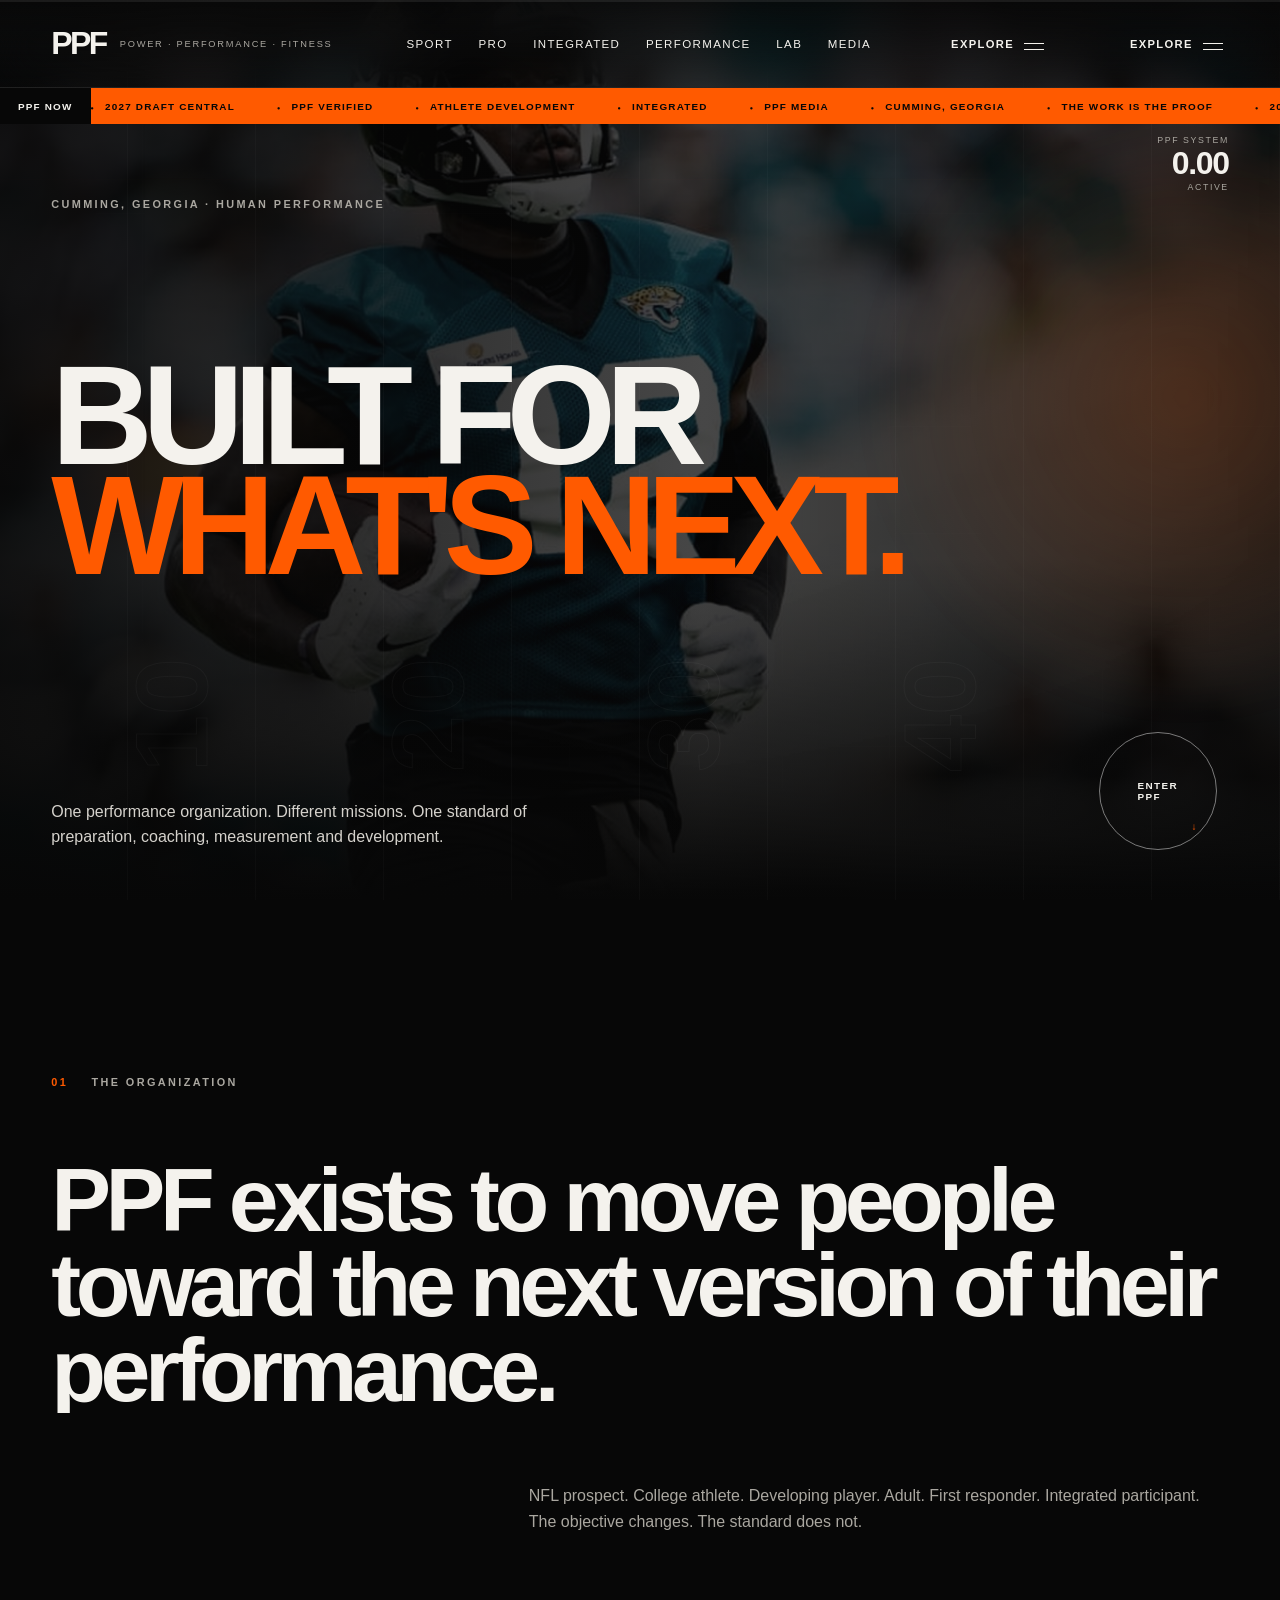
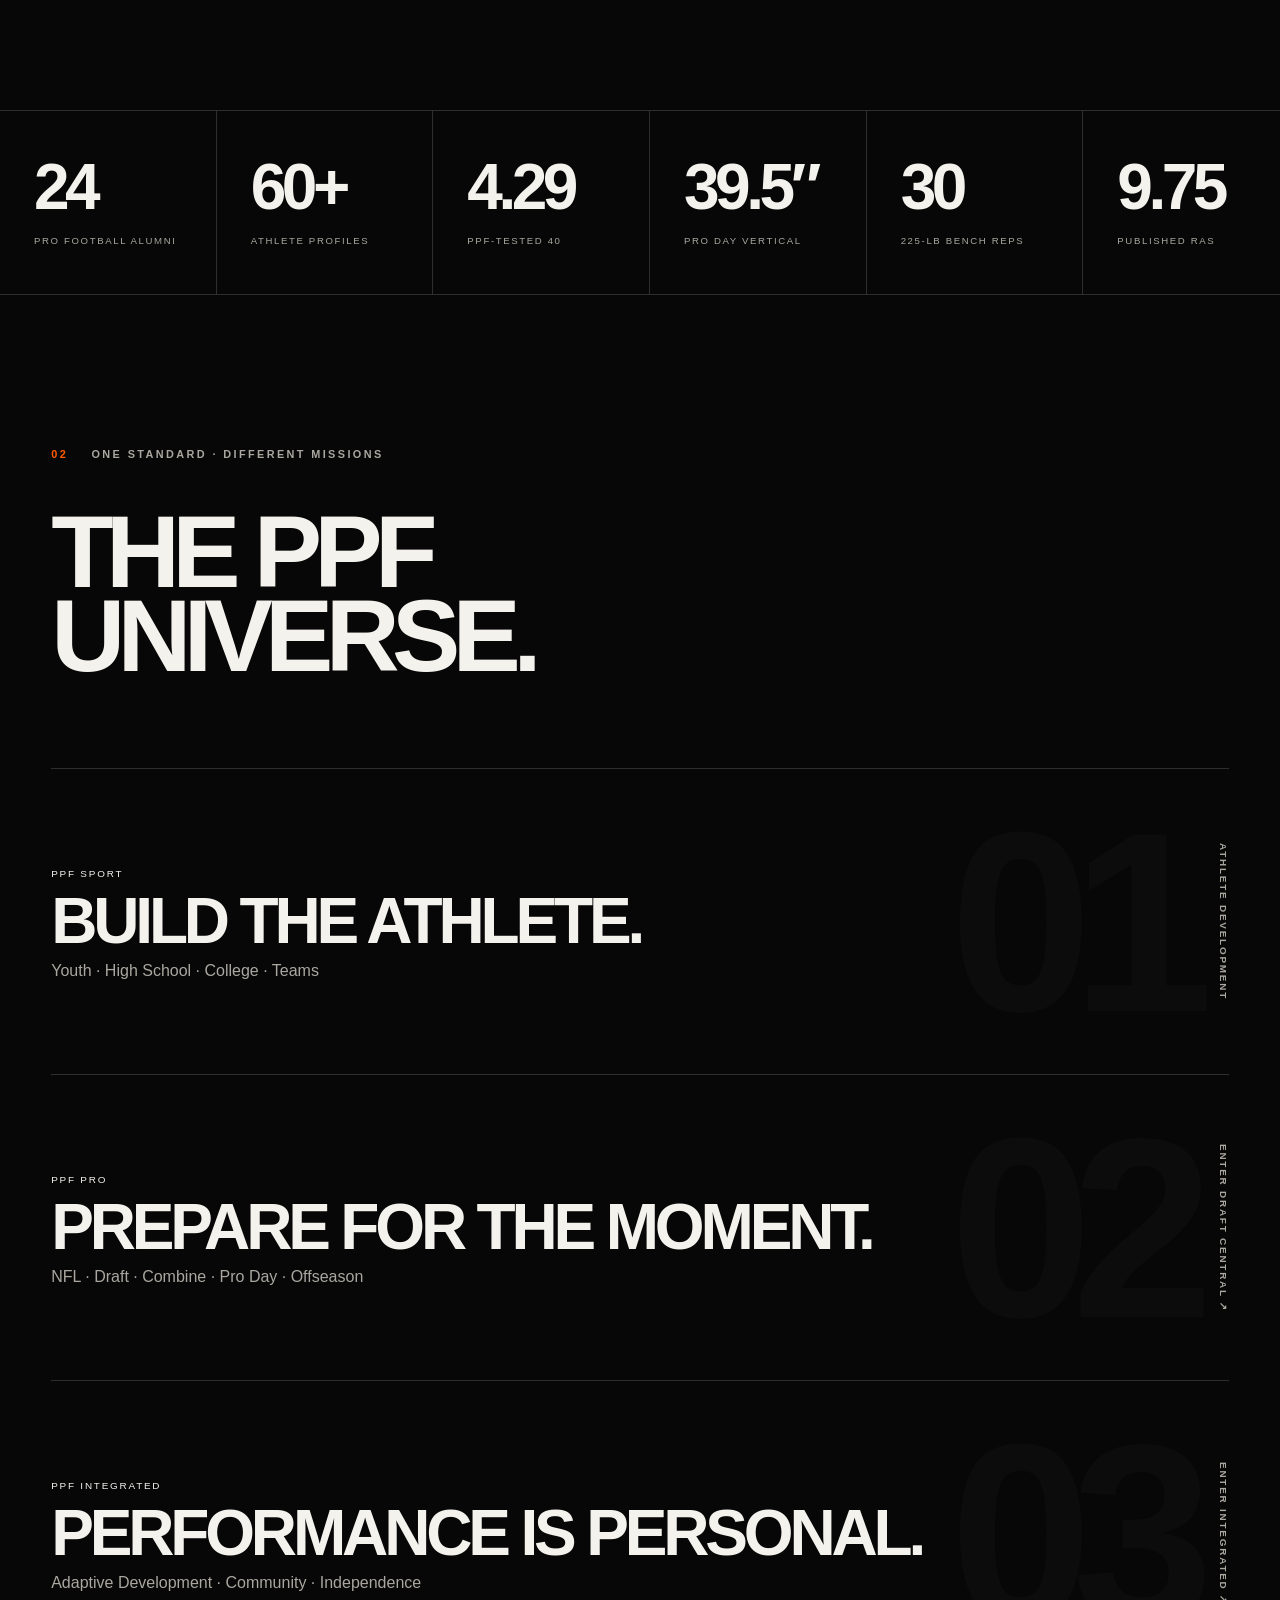
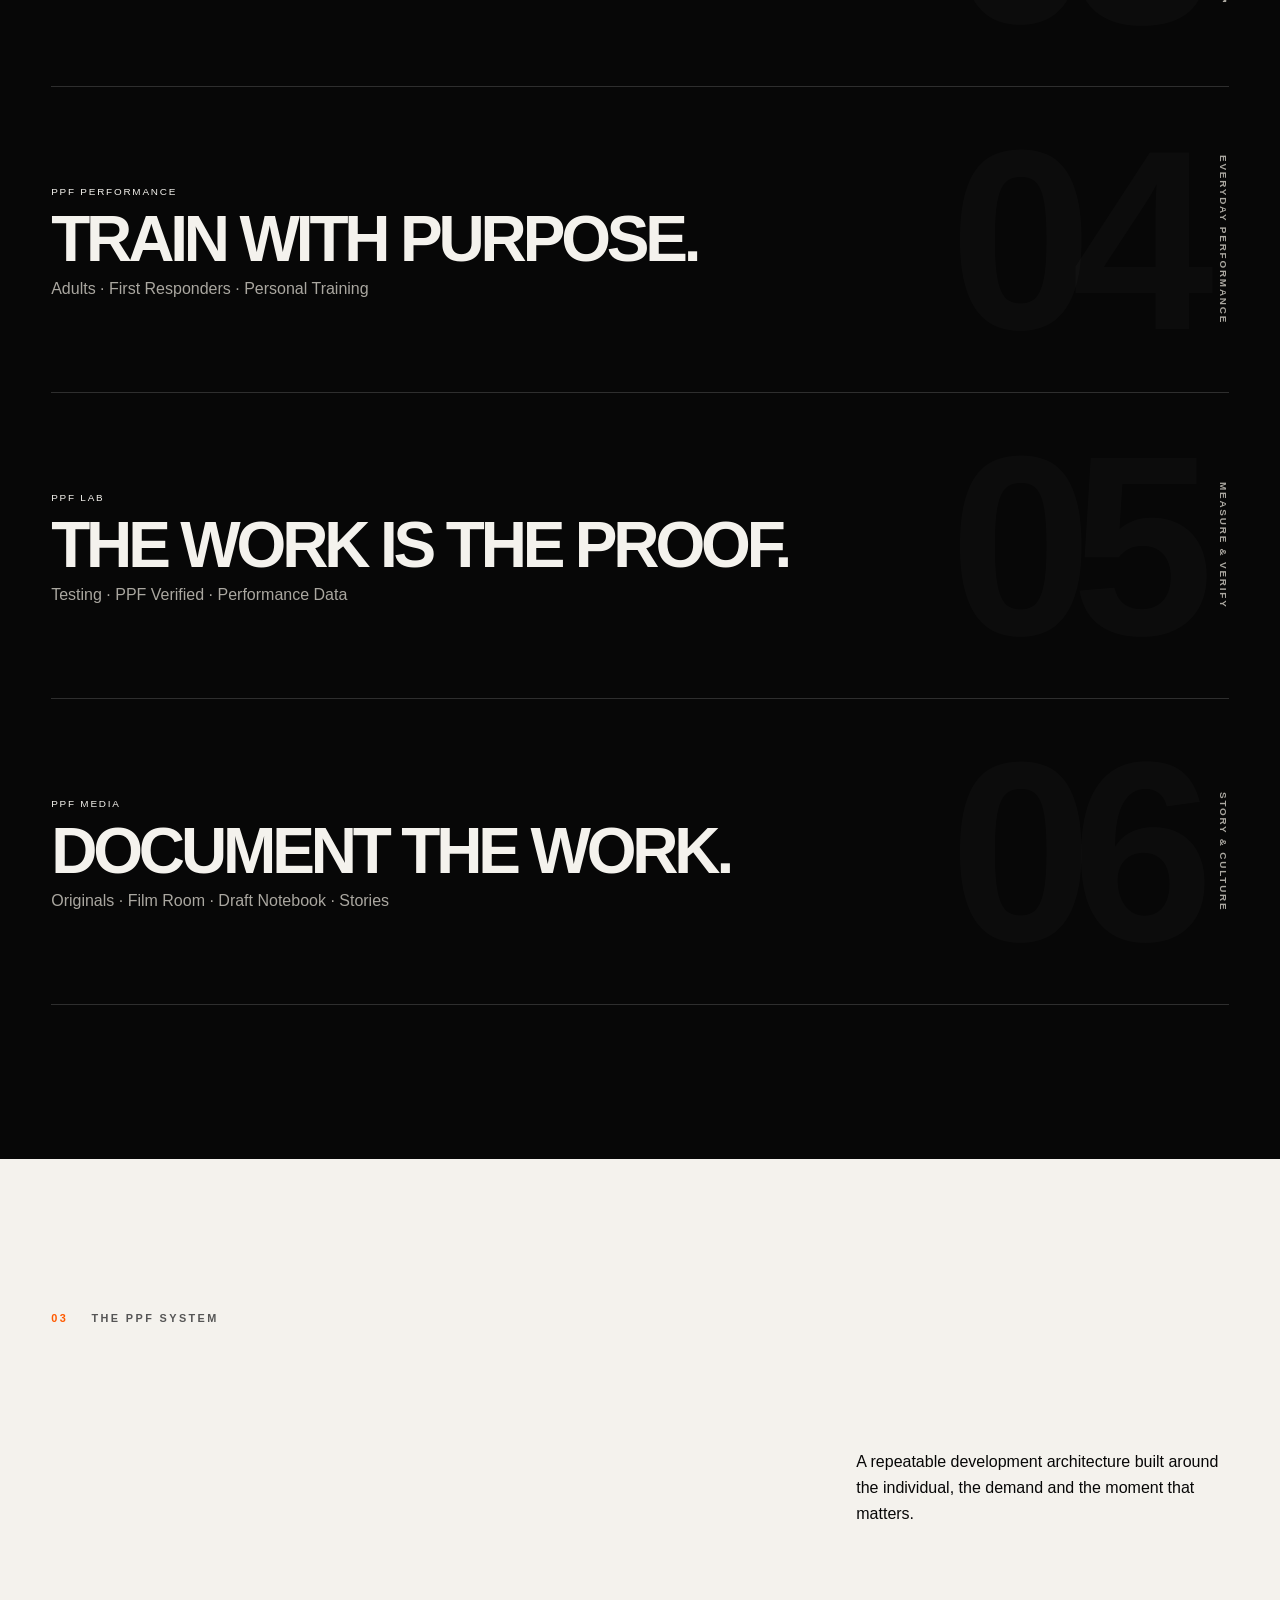
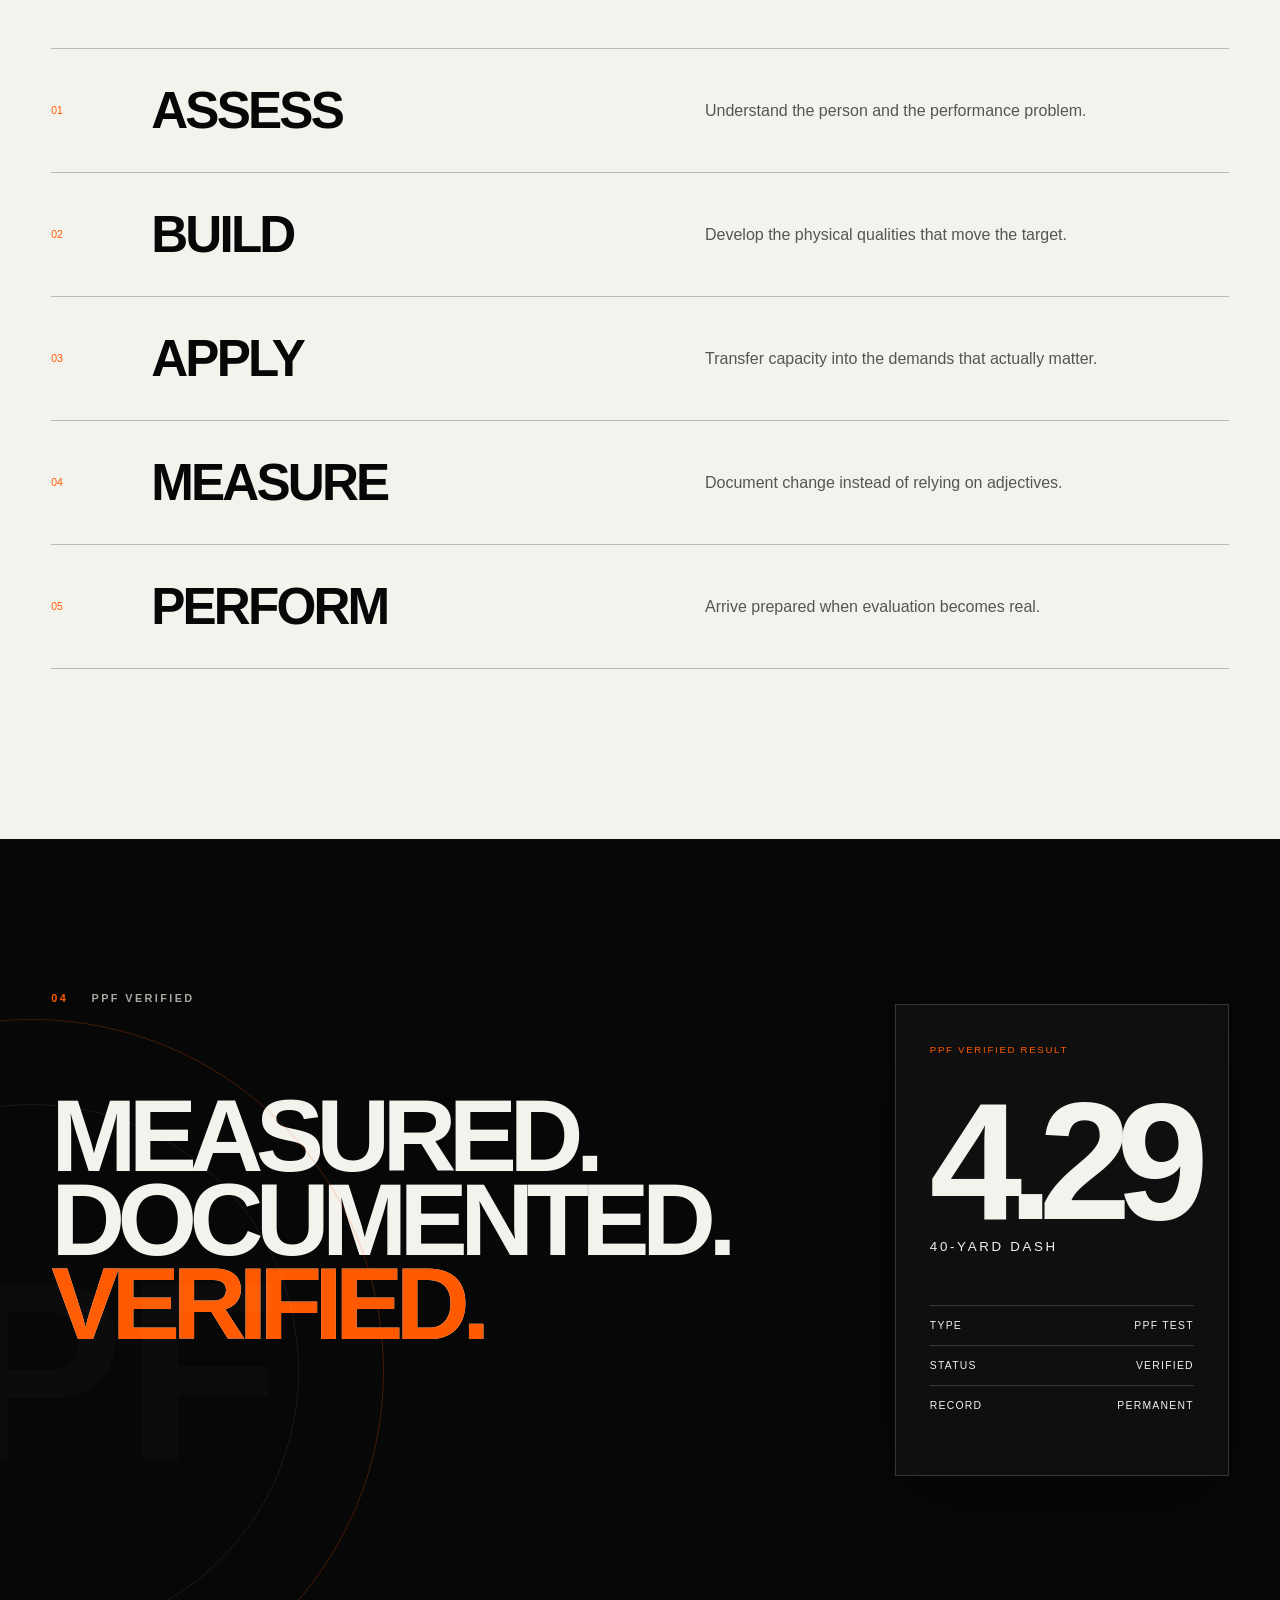
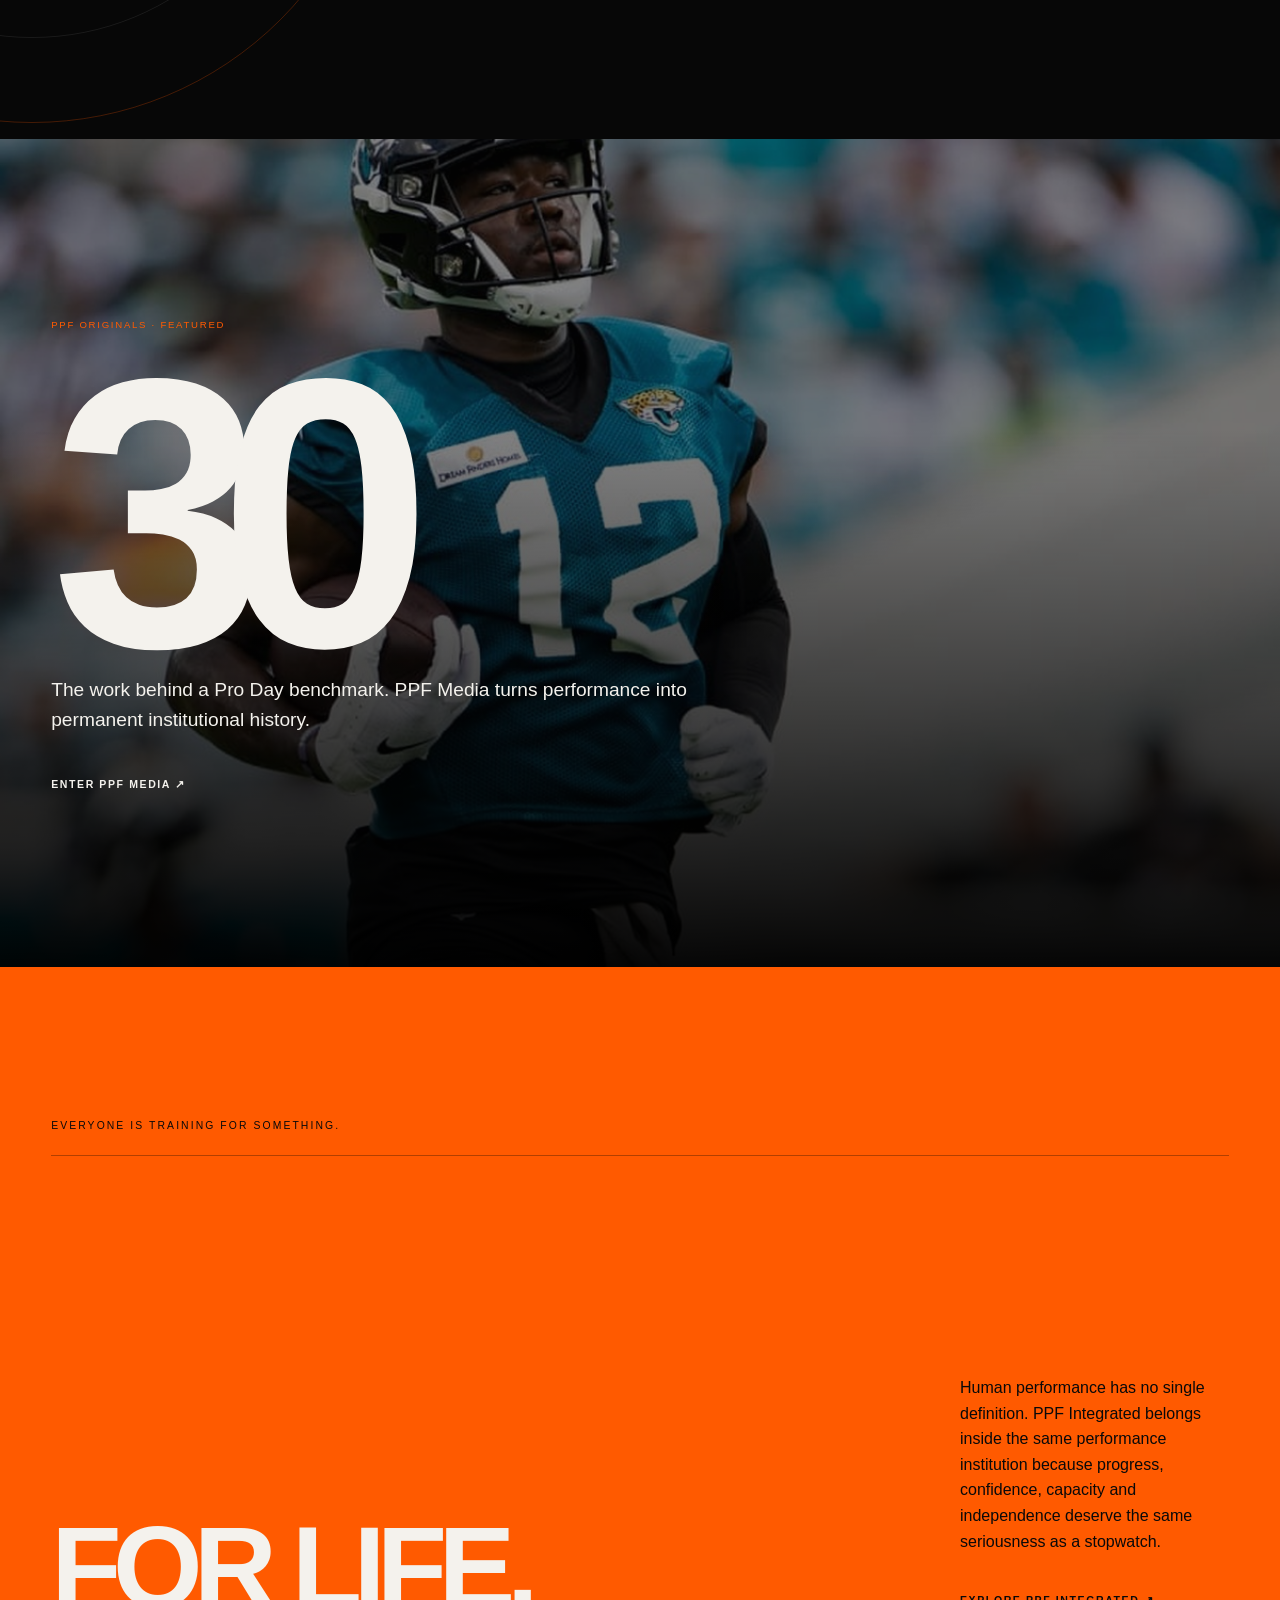
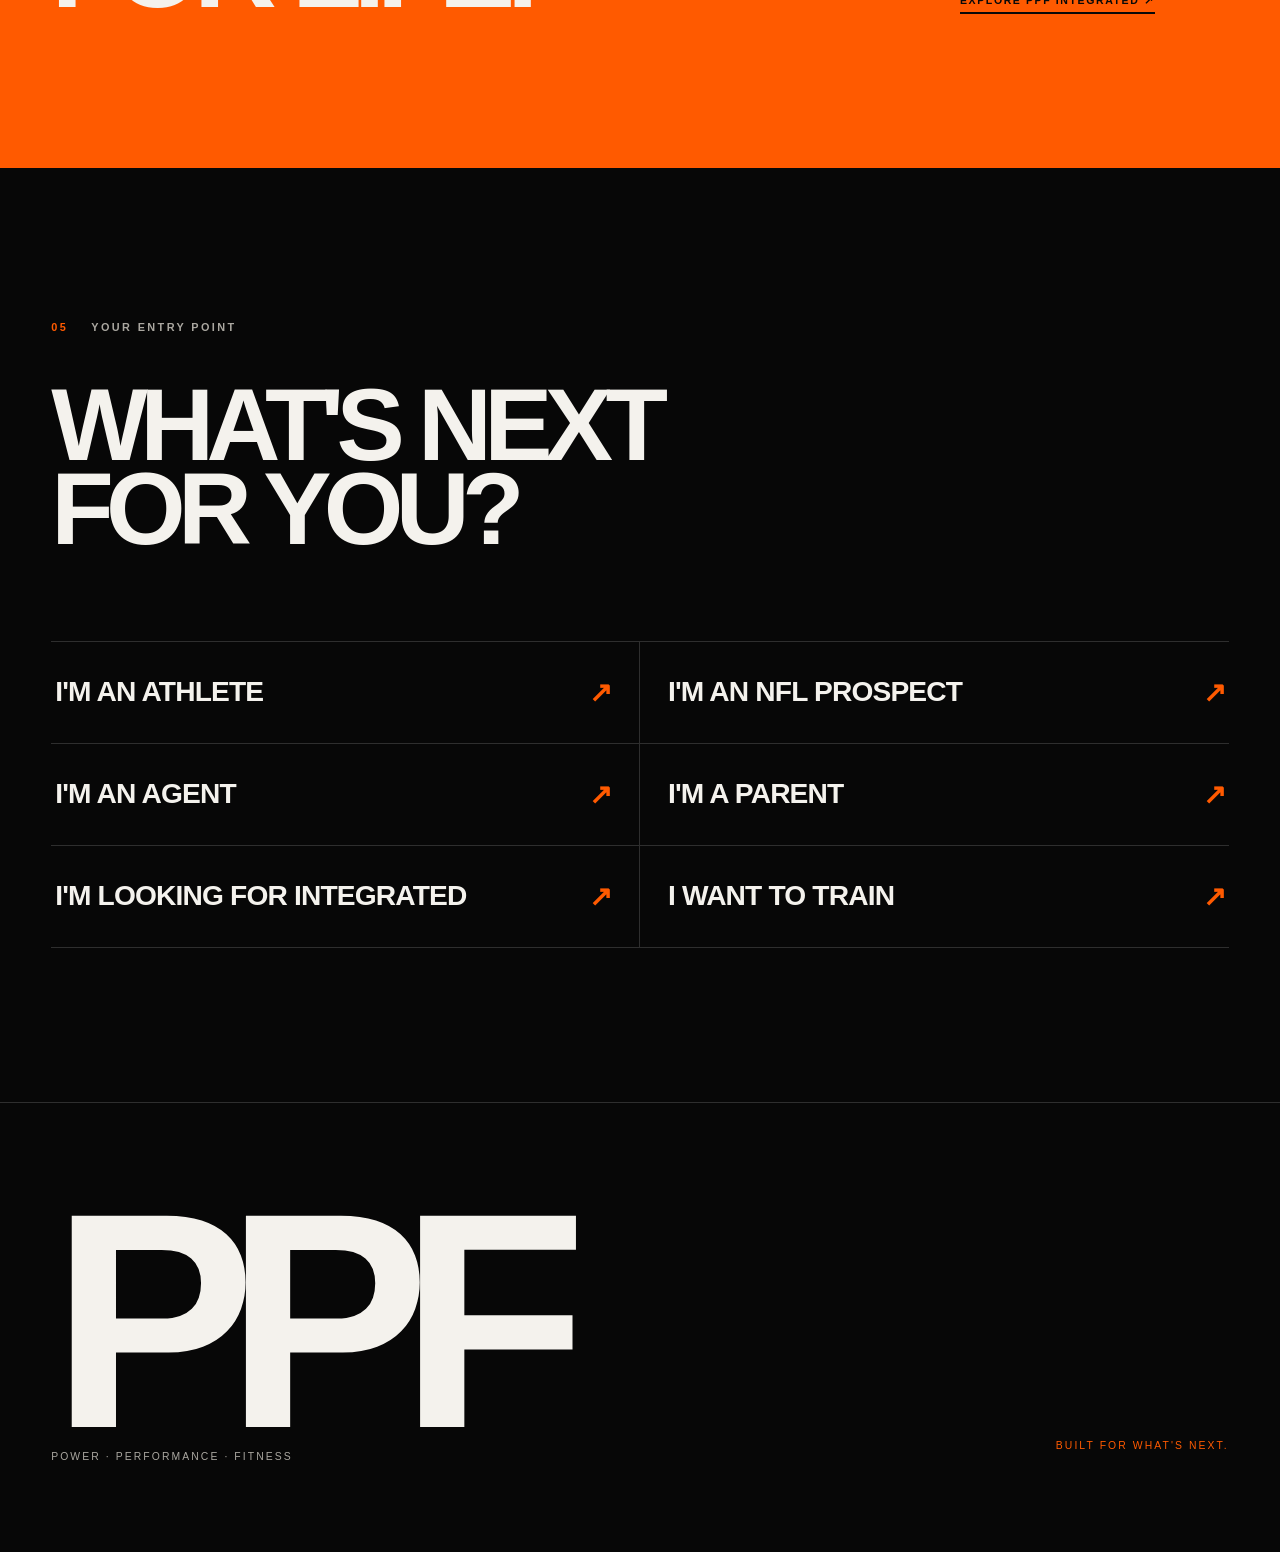
<file: master/index.html>
<!doctype html>
<html lang="en">
<head>
  <meta charset="utf-8">
  <meta name="viewport" content="width=device-width,initial-scale=1,viewport-fit=cover">
  <meta name="theme-color" content="#070707">
  <title>PPF | Built for What's Next</title>
  <meta name="description" content="Power Performance & Fitness. Athlete development, professional football preparation, adaptive development, adult performance, verified testing and original media from Cumming, Georgia.">
  <link rel="stylesheet" href="styles/tokens.css">
  <link rel="stylesheet" href="styles/base.css">
  <link rel="stylesheet" href="styles/motion.css">
  <link rel="stylesheet" href="styles/platform.css">
</head>
<body>
  <a class="skip" href="#main">Skip to content</a>
  <div class="scroll-meter" aria-hidden="true"><span id="scrollMeter"></span></div>
  <canvas class="performance-grid" id="performanceGrid" aria-hidden="true"></canvas>

  <header class="site-header" id="siteHeader">
    <a class="wordmark" href="#top" aria-label="PPF home"><strong>PPF</strong><span>POWER · PERFORMANCE · FITNESS</span></a>
    <nav class="desktop-nav" aria-label="Primary navigation"><a href="#sport">Sport</a><a href="pro/draft-2027.html">Pro</a><a href="integrated/index.html">Integrated</a><a href="#performance">Performance</a><a href="#lab">Lab</a><a href="#media">Media</a></nav>
    <button class="start-link control-toggle" id="controlToggle" type="button" aria-expanded="false" aria-controls="controlRoom">Explore PPF <span>↗</span></button>
  </header>

  <aside class="control-room" id="controlRoom" aria-hidden="true">
    <div class="control-room-inner">
      <div class="control-head"><span>PPF CONTROL ROOM</span><button id="controlClose" type="button" aria-label="Close PPF Control Room">CLOSE ×</button></div>
      <nav class="control-grid" aria-label="PPF divisions">
        <a href="#sport"><small>01 · ATHLETE DEVELOPMENT</small><strong>PPF SPORT</strong><span>Youth · High School · College · Teams</span></a>
        <a href="pro/draft-2027.html"><small>02 · PROFESSIONAL FOOTBALL</small><strong>PPF PRO</strong><span>Draft · Combine · Pro Day · NFL</span></a>
        <a href="integrated/index.html"><small>03 · HUMAN DEVELOPMENT</small><strong>PPF INTEGRATED</strong><span>Adaptive Development · Community · Independence</span></a>
        <a href="#performance"><small>04 · EVERYDAY PERFORMANCE</small><strong>PPF PERFORMANCE</strong><span>Adults · First Responders · Personal Training</span></a>
        <a href="#lab"><small>05 · DATA & TESTING</small><strong>PPF LAB</strong><span>PPF ID · Verified · Performance Data</span></a>
        <a href="#media"><small>06 · STORY & CULTURE</small><strong>PPF MEDIA</strong><span>Originals · Film Room · Draft Notebook</span></a>
      </nav>
    </div>
  </aside>

  <div class="ppf-now" aria-label="PPF Now"><strong>PPF NOW</strong><div class="ppf-now-track"><span>2027 DRAFT CENTRAL IS LIVE IN THE MASTER BUILD</span><i>•</i><span>PPF VERIFIED DATA SYSTEM ACTIVE</span><i>•</i><span>PPF INTEGRATED · PERFORMANCE IS PERSONAL</span><i>•</i><span>BUILT FOR WHAT'S NEXT</span></div></div>

  <main id="main">
    <section class="hero" id="top" data-tone="dark">
      <div class="master-video" aria-hidden="true"><video autoplay muted loop playsinline poster="../Jalen.Camp.Texans.featured.latest.jpg"><source src="../IMG_0371.MOV" type="video/quicktime"></video></div>
      <div class="hero-field" aria-hidden="true"><div class="yard yard-10">10</div><div class="yard yard-20">20</div><div class="yard yard-30">30</div><div class="yard yard-40">40</div></div>
      <div class="hero-kicker reveal">CUMMING, GEORGIA · HUMAN PERFORMANCE</div>
      <h1 class="hero-title" aria-label="Built for what's next"><span class="title-line"><span>BUILT FOR</span></span><span class="title-line accent-line"><span>WHAT'S NEXT.</span></span></h1>
      <div class="hero-bottom reveal"><p>One performance organization. Different missions. One standard of preparation, coaching, measurement and development.</p><a class="circle-cta magnetic" href="#manifesto"><span>ENTER<br>PPF</span><i>↓</i></a></div>
      <div class="hero-readout" aria-hidden="true"><span>PPF SYSTEM</span><strong id="heroReadout">00.00</strong><span>ACTIVE</span></div>
    </section>

    <section class="manifesto section-pad" id="manifesto"><div class="eyebrow reveal"><span>01</span> THE ORGANIZATION</div><p class="manifesto-copy split-reveal">PPF exists to move people toward the next version of their performance.</p><div class="manifesto-sub reveal">NFL prospect. College athlete. Developing player. Adult. First responder. Integrated participant. The objective changes. The standard does not.</div></section>

    <section class="proof" id="proof" aria-label="PPF proof"><div class="proof-track"><article class="proof-stat reveal"><strong data-count="24">0</strong><span>PRO FOOTBALL ALUMNI</span></article><article class="proof-stat reveal"><strong data-count="60" data-suffix="+">0</strong><span>ATHLETE PROFILES</span></article><article class="proof-stat reveal"><strong data-count="4.29" data-decimals="2">0</strong><span>PPF-TESTED 40</span></article><article class="proof-stat reveal"><strong data-count="39.5" data-decimals="1" data-suffix="″">0</strong><span>PRO DAY VERTICAL</span></article><article class="proof-stat reveal"><strong data-count="30">0</strong><span>225-LB BENCH REPS</span></article><article class="proof-stat reveal"><strong data-count="9.75" data-decimals="2">0</strong><span>PUBLISHED RAS</span></article></div></section>

    <section class="worlds section-pad" aria-labelledby="worldsTitle"><div class="eyebrow reveal"><span>02</span> ONE STANDARD · DIFFERENT MISSIONS</div><h2 id="worldsTitle" class="section-title split-reveal">THE PPF<br>UNIVERSE.</h2><div class="world-stack">
      <a class="world-panel" id="sport" href="#path" data-index="01"><div><span>PPF SPORT</span><h3>BUILD THE ATHLETE.</h3><p>Youth · High School · College · Teams</p></div><b>ATHLETE DEVELOPMENT</b></a>
      <a class="world-panel" id="pro" href="pro/draft-2027.html" data-index="02"><div><span>PPF PRO</span><h3>PREPARE FOR THE MOMENT.</h3><p>NFL · Draft · Combine · Pro Day · Offseason</p></div><b>ENTER DRAFT CENTRAL ↗</b></a>
      <a class="world-panel" id="integrated" href="integrated/index.html" data-index="03"><div><span>PPF INTEGRATED</span><h3>PERFORMANCE IS PERSONAL.</h3><p>Adaptive Development · Community · Independence</p></div><b>ENTER INTEGRATED ↗</b></a>
      <a class="world-panel" id="performance" href="#path" data-index="04"><div><span>PPF PERFORMANCE</span><h3>TRAIN WITH PURPOSE.</h3><p>Adults · First Responders · Personal Training</p></div><b>EVERYDAY PERFORMANCE</b></a>
      <a class="world-panel" id="lab" href="#verified" data-index="05"><div><span>PPF LAB</span><h3>THE WORK IS THE PROOF.</h3><p>Testing · PPF Verified · Performance Data</p></div><b>MEASURE & VERIFY</b></a>
      <a class="world-panel" id="media" href="#mediaFeature" data-index="06"><div><span>PPF MEDIA</span><h3>DOCUMENT THE WORK.</h3><p>Originals · Film Room · Draft Notebook · Stories</p></div><b>STORY & CULTURE</b></a>
    </div></section>

    <section class="system section-pad" id="system"><div class="eyebrow reveal"><span>03</span> THE PPF SYSTEM</div><div class="system-head"><h2 class="section-title split-reveal">NOT RANDOM.<br>NOT GENERIC.</h2><p class="reveal">A repeatable development architecture built around the individual, the demand and the moment that matters.</p></div><ol class="system-steps"><li class="reveal"><span>01</span><strong>ASSESS</strong><p>Understand the person and the performance problem.</p></li><li class="reveal"><span>02</span><strong>BUILD</strong><p>Develop the physical qualities that move the target.</p></li><li class="reveal"><span>03</span><strong>APPLY</strong><p>Transfer capacity into the demands that actually matter.</p></li><li class="reveal"><span>04</span><strong>MEASURE</strong><p>Document change instead of relying on adjectives.</p></li><li class="reveal"><span>05</span><strong>PERFORM</strong><p>Arrive prepared when evaluation becomes real.</p></li></ol></section>

    <section class="verified section-pad" id="verified"><div class="verified-orbit" aria-hidden="true"><span>PPF</span></div><div class="eyebrow reveal"><span>04</span> PPF VERIFIED</div><div class="verified-grid"><h2 class="section-title split-reveal">MEASURED.<br>DOCUMENTED.<br><em>VERIFIED.</em></h2><a class="verified-card reveal" href="pro/draft-2027.html#verified"><span>PPF VERIFIED RESULT</span><strong>4.29</strong><small>40-YARD DASH</small><dl><div><dt>TYPE</dt><dd>PPF TEST</dd></div><div><dt>STATUS</dt><dd>VERIFIED</dd></div><div><dt>RECORD</dt><dd>PERMANENT</dd></div></dl></a></div></section>

    <section class="master-media" id="mediaFeature"><video autoplay muted loop playsinline poster="../Jalen.Camp.Texans.featured.latest.jpg"><source src="../IMG_0371.MOV" type="video/quicktime"></video><div class="master-media-copy"><span>PPF ORIGINALS · FEATURED</span><h2>30</h2><p>The work behind a Pro Day benchmark. PPF Media turns performance into permanent institutional history.</p><a href="pro/draft-2027.html#media">ENTER PPF MEDIA ↗</a></div></section>

    <section class="human section-pad"><div class="human-line reveal">EVERYONE IS TRAINING FOR SOMETHING.</div><div class="human-grid"><div class="human-statement split-reveal">FOR SUNDAY.<br>FOR VARSITY.<br>FOR HEALTH.<br><span>FOR LIFE.</span></div><div><p class="reveal">Human performance has no single definition. PPF Integrated belongs inside the same performance institution because progress, confidence, capacity and independence deserve the same seriousness as a stopwatch.</p><a class="integrated-link" href="integrated/index.html">EXPLORE PPF INTEGRATED ↗</a></div></div></section>

    <section class="path section-pad" id="path"><div class="eyebrow reveal"><span>05</span> YOUR ENTRY POINT</div><h2 class="section-title split-reveal">WHAT'S NEXT<br>FOR YOU?</h2><div class="path-grid"><a href="#sport" class="reveal">I'M AN ATHLETE <span>↗</span></a><a href="pro/draft-2027.html" class="reveal">I'M AN NFL PROSPECT <span>↗</span></a><a href="pro/draft-2027.html" class="reveal">I'M AN AGENT <span>↗</span></a><a href="#sport" class="reveal">I'M A PARENT <span>↗</span></a><a href="integrated/index.html" class="reveal">I'M LOOKING FOR INTEGRATED <span>↗</span></a><a href="#performance" class="reveal">I WANT TO TRAIN <span>↗</span></a></div></section>
  </main>

  <footer><strong>PPF</strong><p>POWER · PERFORMANCE · FITNESS</p><span>BUILT FOR WHAT'S NEXT.</span></footer>
  <script src="scripts/app.js" defer></script>
  <script src="scripts/platform.js" defer></script>
</body>
</html>
</file>
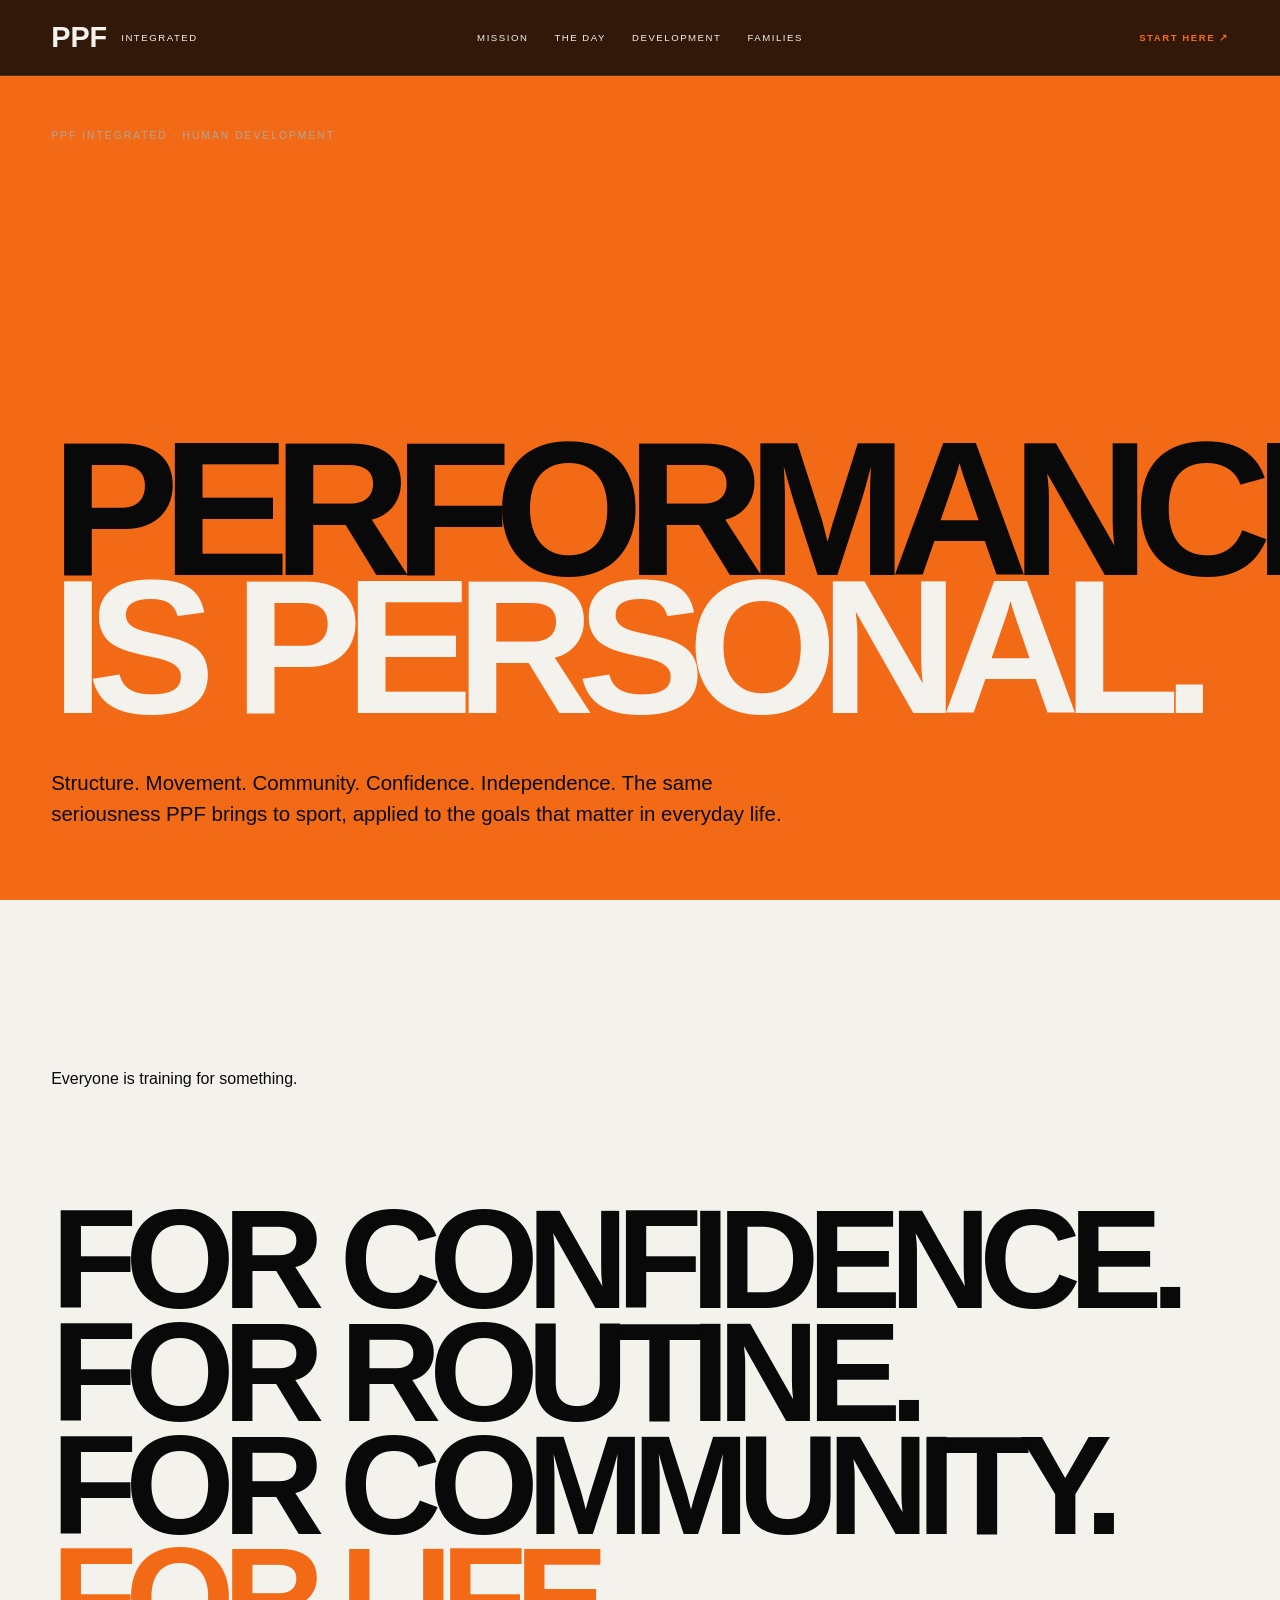
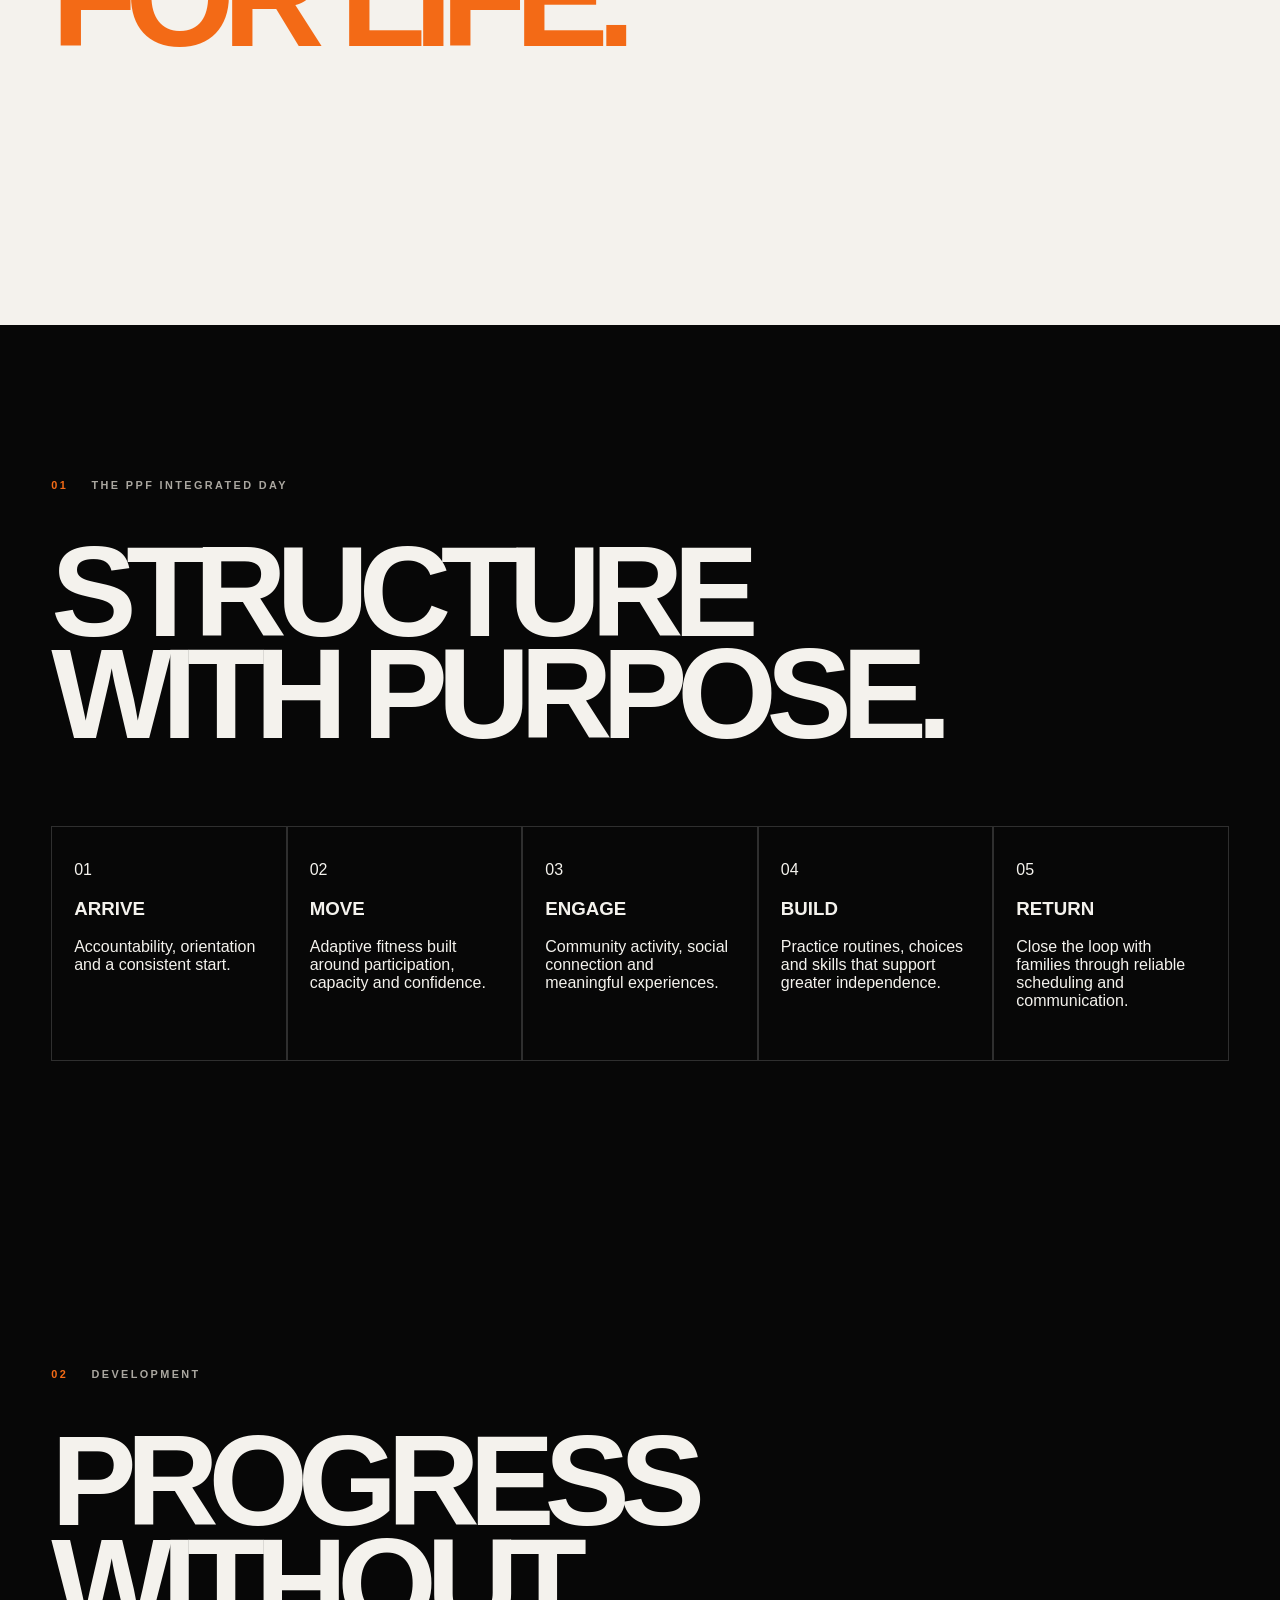
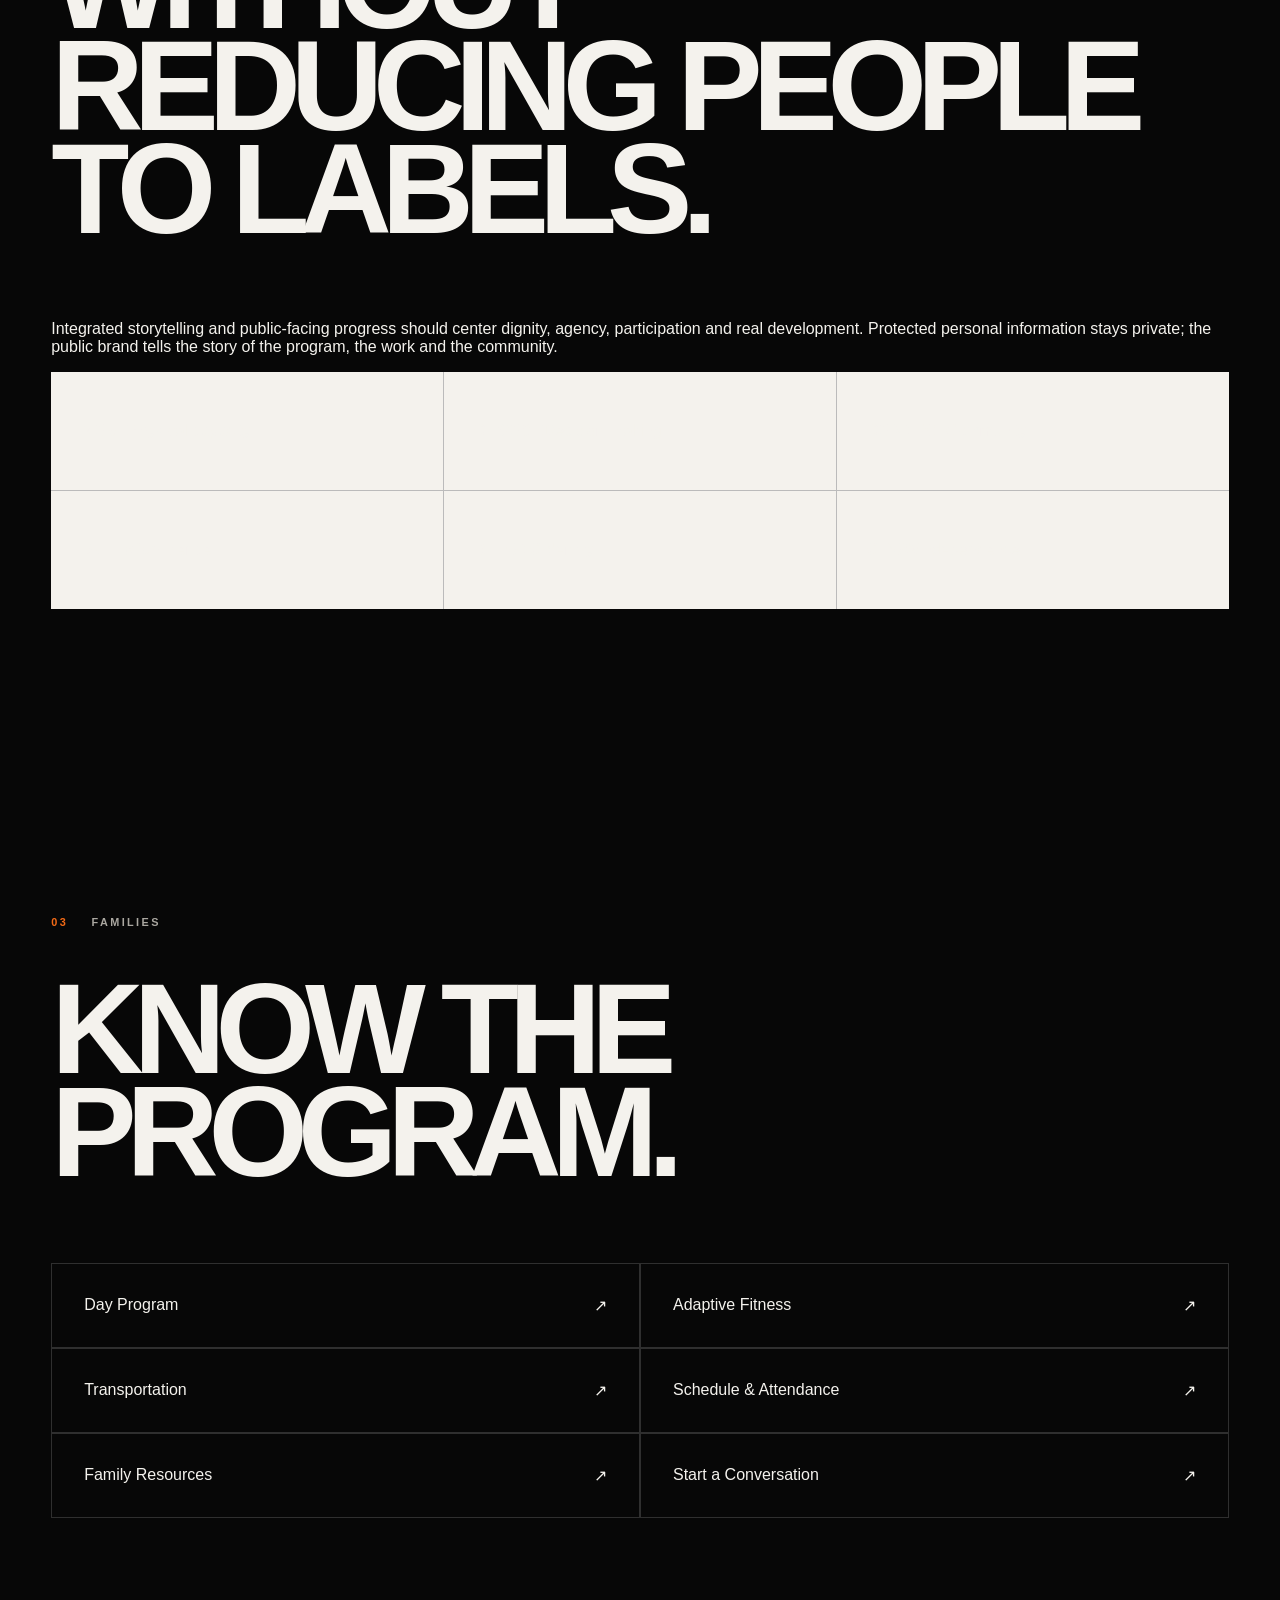
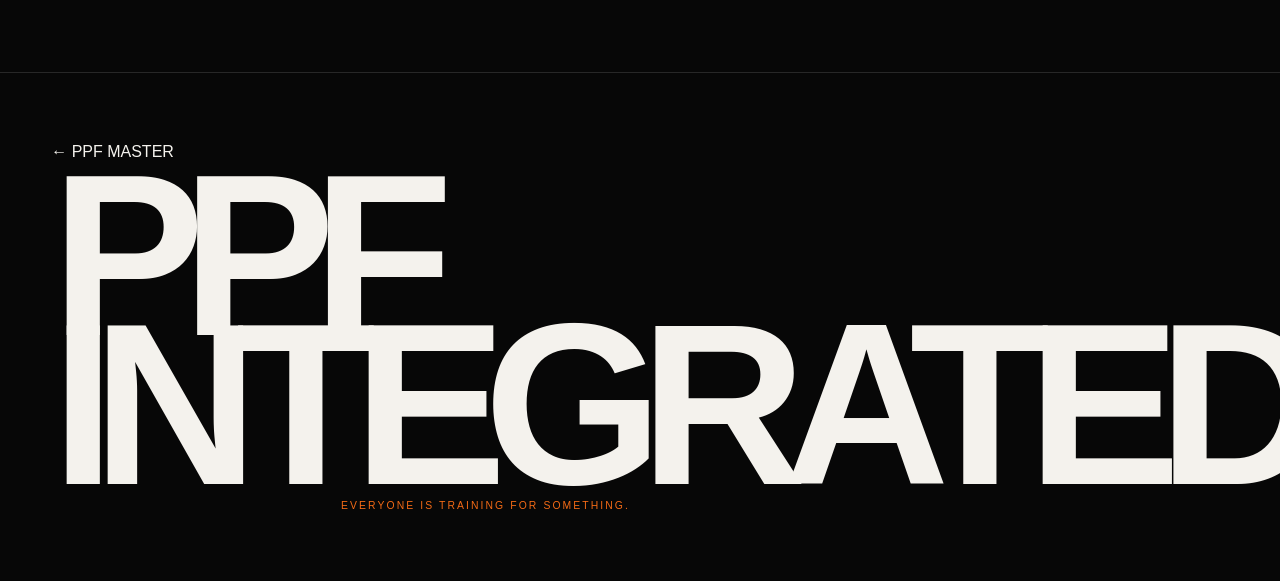
<file: master/integrated/index.html>
<!doctype html><html lang="en"><head><meta charset="utf-8"><meta name="viewport" content="width=device-width,initial-scale=1"><meta name="theme-color" content="#f36a16"><title>PPF Integrated | Performance Is Personal</title><meta name="description" content="PPF Integrated: adaptive development, fitness, community, confidence and independence under the PPF performance standard."><link rel="stylesheet" href="../styles/tokens.css"><link rel="stylesheet" href="../styles/base.css"><link rel="stylesheet" href="../styles/motion.css"><link rel="stylesheet" href="../styles/platform.css"><link rel="stylesheet" href="../styles/experience.css"></head><body class="experience-page integrated-page"><a class="skip" href="#main">Skip to content</a><header class="experience-header"><a href="../index.html" class="experience-brand"><strong>PPF</strong><span>INTEGRATED</span></a><nav><a href="#mission">Mission</a><a href="#day">The Day</a><a href="#development">Development</a><a href="#families">Families</a></nav><a href="#families">Start here ↗</a></header><main id="main"><section class="experience-hero integrated-hero"><div class="integrated-signal" aria-hidden="true"><i></i><i></i><i></i><i></i></div><div class="experience-kicker">PPF INTEGRATED · HUMAN DEVELOPMENT</div><h1>PERFORMANCE<br><em>IS PERSONAL.</em></h1><p>Structure. Movement. Community. Confidence. Independence. The same seriousness PPF brings to sport, applied to the goals that matter in everyday life.</p></section><section class="integrated-manifesto" id="mission"><p>Everyone is training for something.</p><h2>FOR CONFIDENCE.<br>FOR ROUTINE.<br>FOR COMMUNITY.<br><span>FOR LIFE.</span></h2></section><section class="experience-section" id="day"><div class="eyebrow"><span>01</span> THE PPF INTEGRATED DAY</div><h2>STRUCTURE<br>WITH PURPOSE.</h2><div class="day-rail"><article><span>01</span><h3>ARRIVE</h3><p>Accountability, orientation and a consistent start.</p></article><article><span>02</span><h3>MOVE</h3><p>Adaptive fitness built around participation, capacity and confidence.</p></article><article><span>03</span><h3>ENGAGE</h3><p>Community activity, social connection and meaningful experiences.</p></article><article><span>04</span><h3>BUILD</h3><p>Practice routines, choices and skills that support greater independence.</p></article><article><span>05</span><h3>RETURN</h3><p>Close the loop with families through reliable scheduling and communication.</p></article></div></section><section class="experience-section integrated-development" id="development"><div class="eyebrow"><span>02</span> DEVELOPMENT</div><h2>PROGRESS WITHOUT<br>REDUCING PEOPLE<br>TO LABELS.</h2><p class="lede">Integrated storytelling and public-facing progress should center dignity, agency, participation and real development. Protected personal information stays private; the public brand tells the story of the program, the work and the community.</p><div class="development-grid"><article><strong>MOVE</strong><span>Physical capacity</span></article><article><strong>CHOOSE</strong><span>Decision-making</span></article><article><strong>CONNECT</strong><span>Community</span></article><article><strong>BUILD</strong><span>Confidence</span></article><article><strong>BELONG</strong><span>Identity</span></article><article><strong>GROW</strong><span>Independence</span></article></div></section><section class="experience-section family-zone" id="families"><div class="eyebrow"><span>03</span> FAMILIES</div><h2>KNOW THE<br>PROGRAM.</h2><div class="family-grid"><a href="#">Day Program <span>↗</span></a><a href="#">Adaptive Fitness <span>↗</span></a><a href="#">Transportation <span>↗</span></a><a href="#">Schedule & Attendance <span>↗</span></a><a href="#">Family Resources <span>↗</span></a><a href="#">Start a Conversation <span>↗</span></a></div></section></main><footer class="experience-footer"><a href="../index.html">← PPF MASTER</a><strong>PPF INTEGRATED</strong><span>EVERYONE IS TRAINING FOR SOMETHING.</span></footer><script src="../scripts/experience.js" defer></script></body></html>
</file>
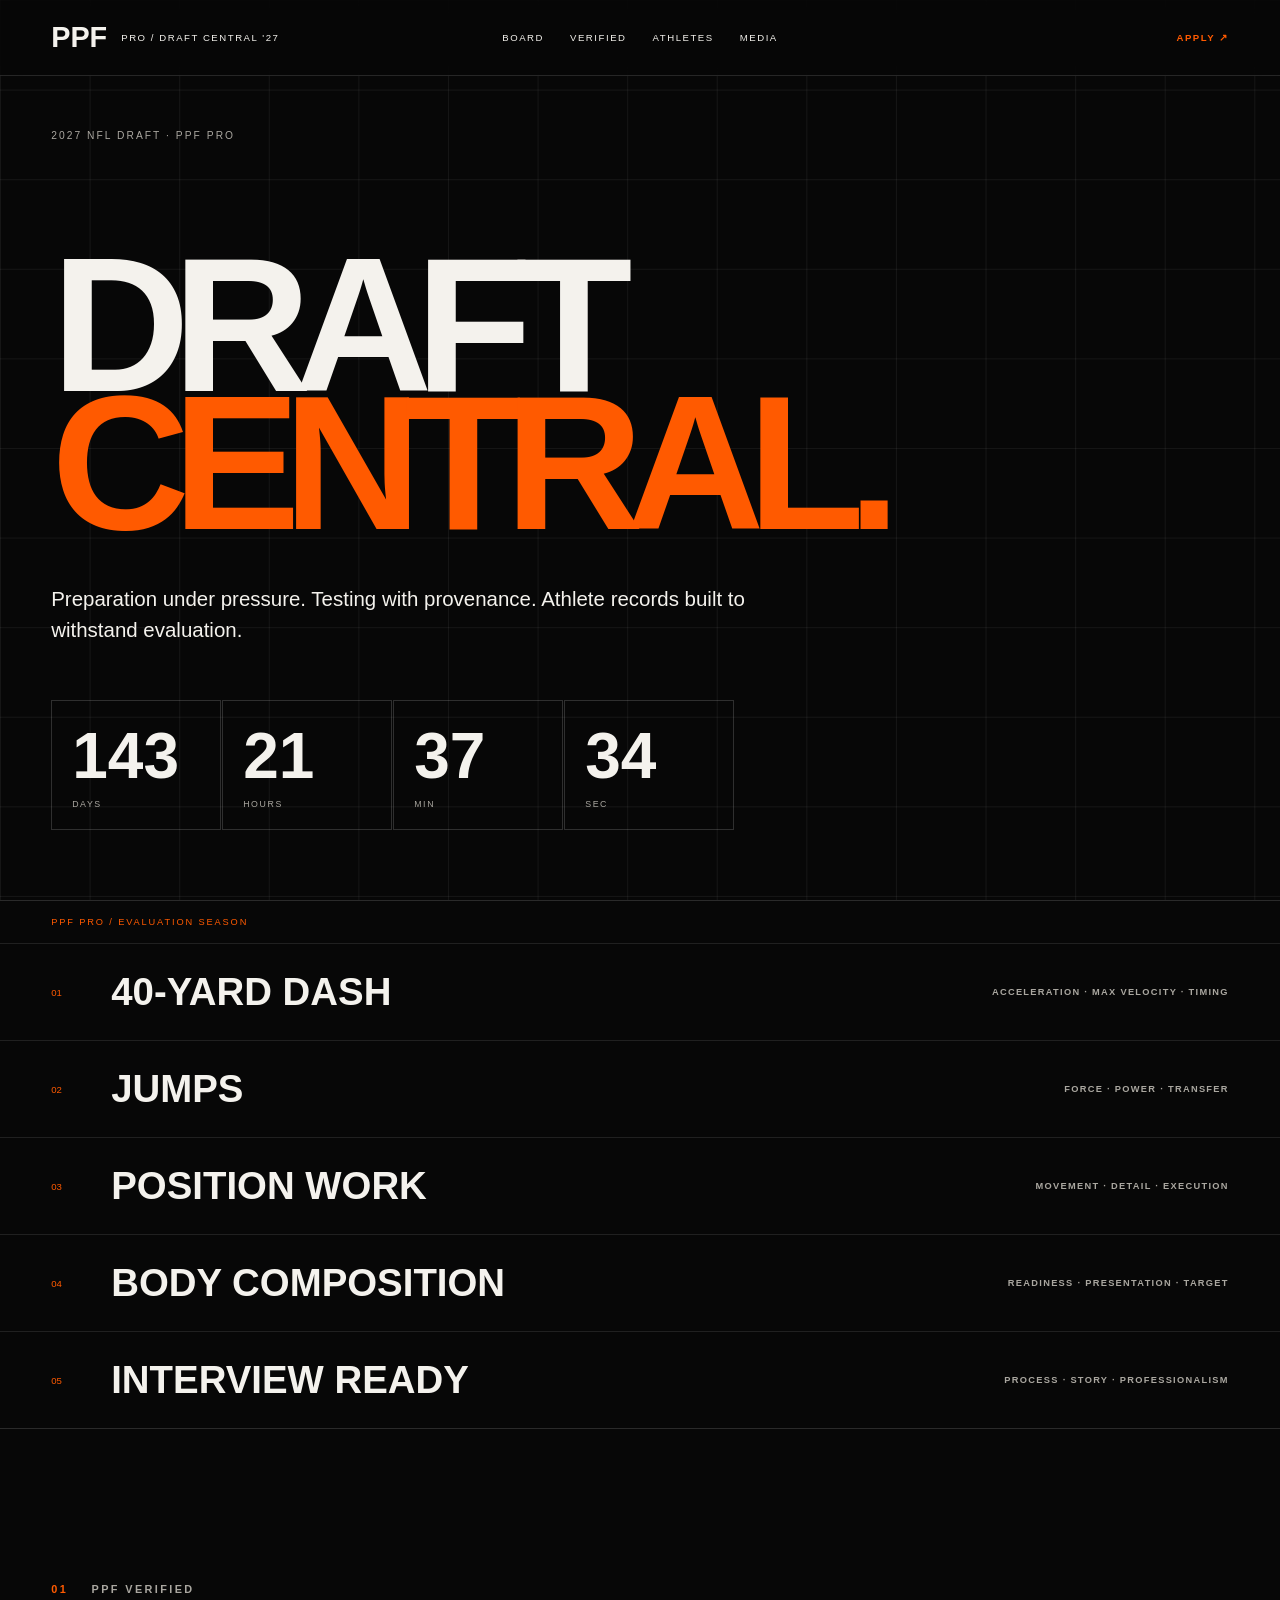
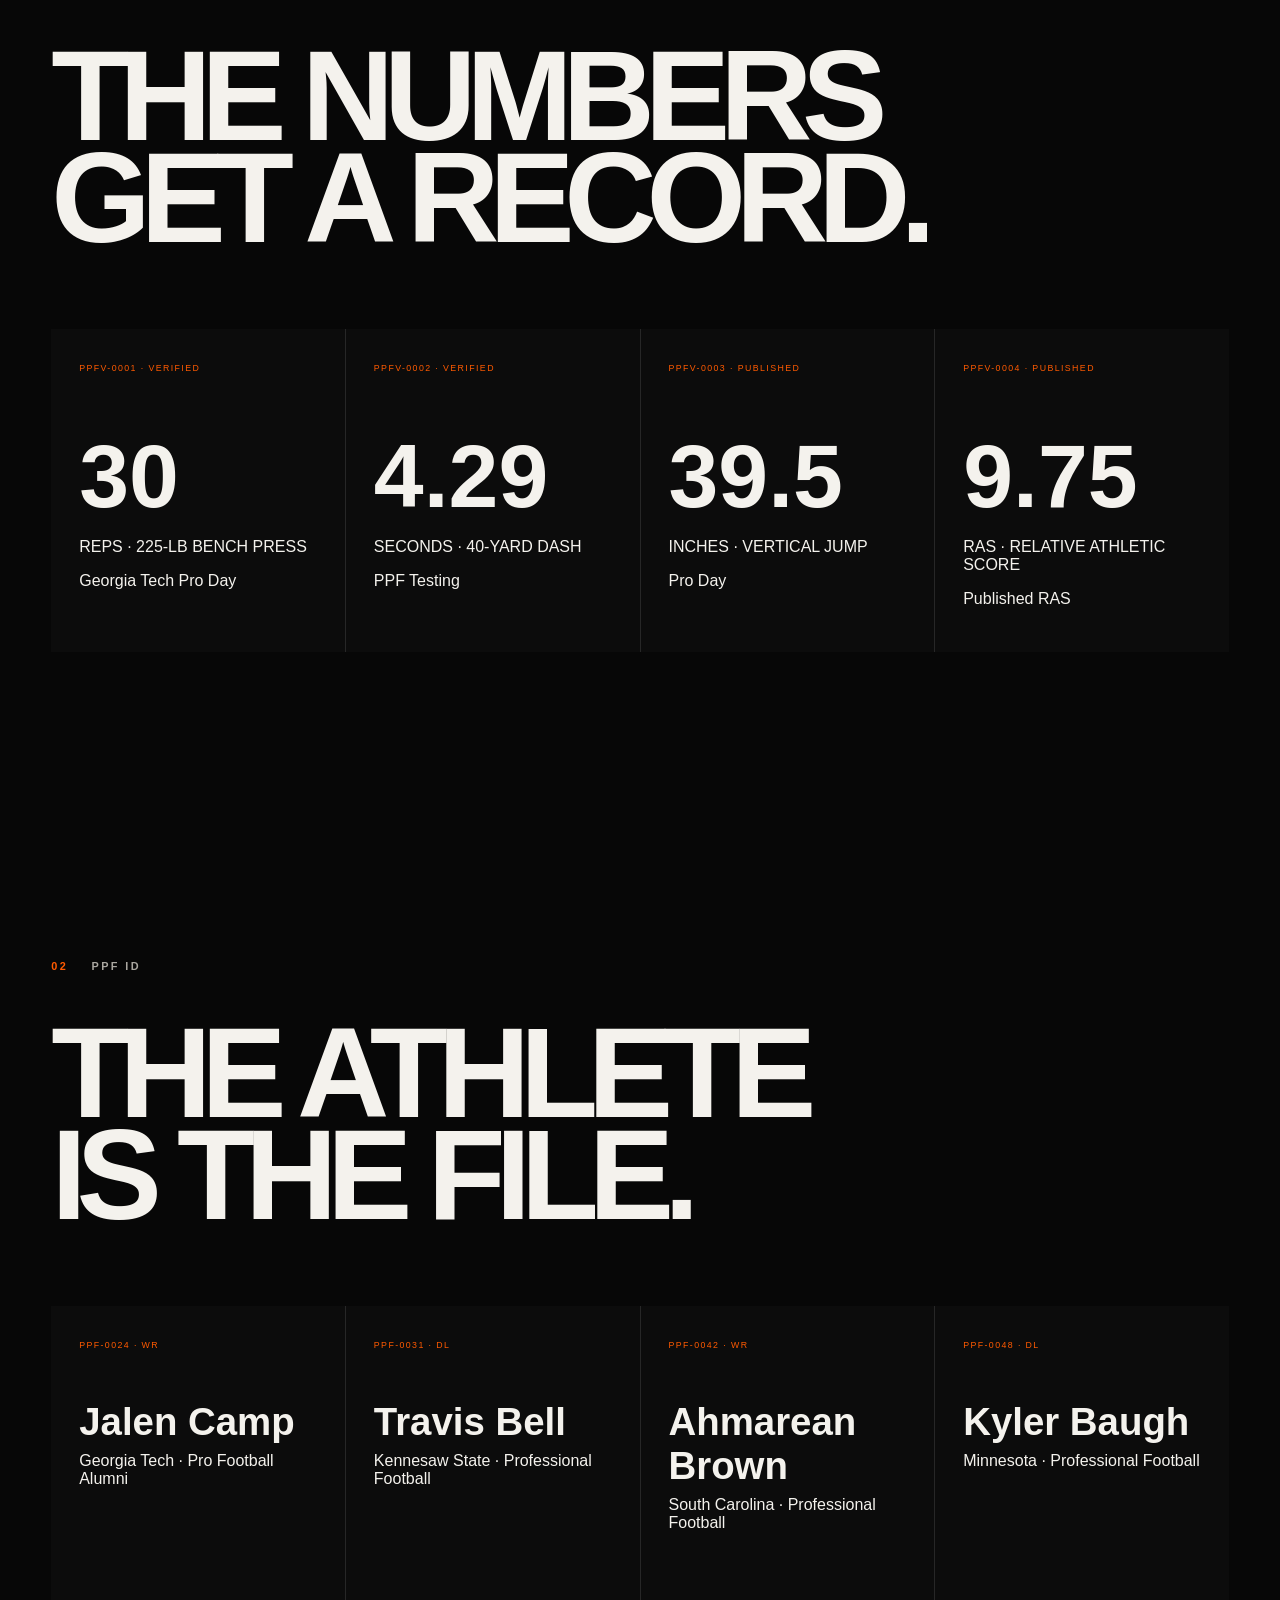
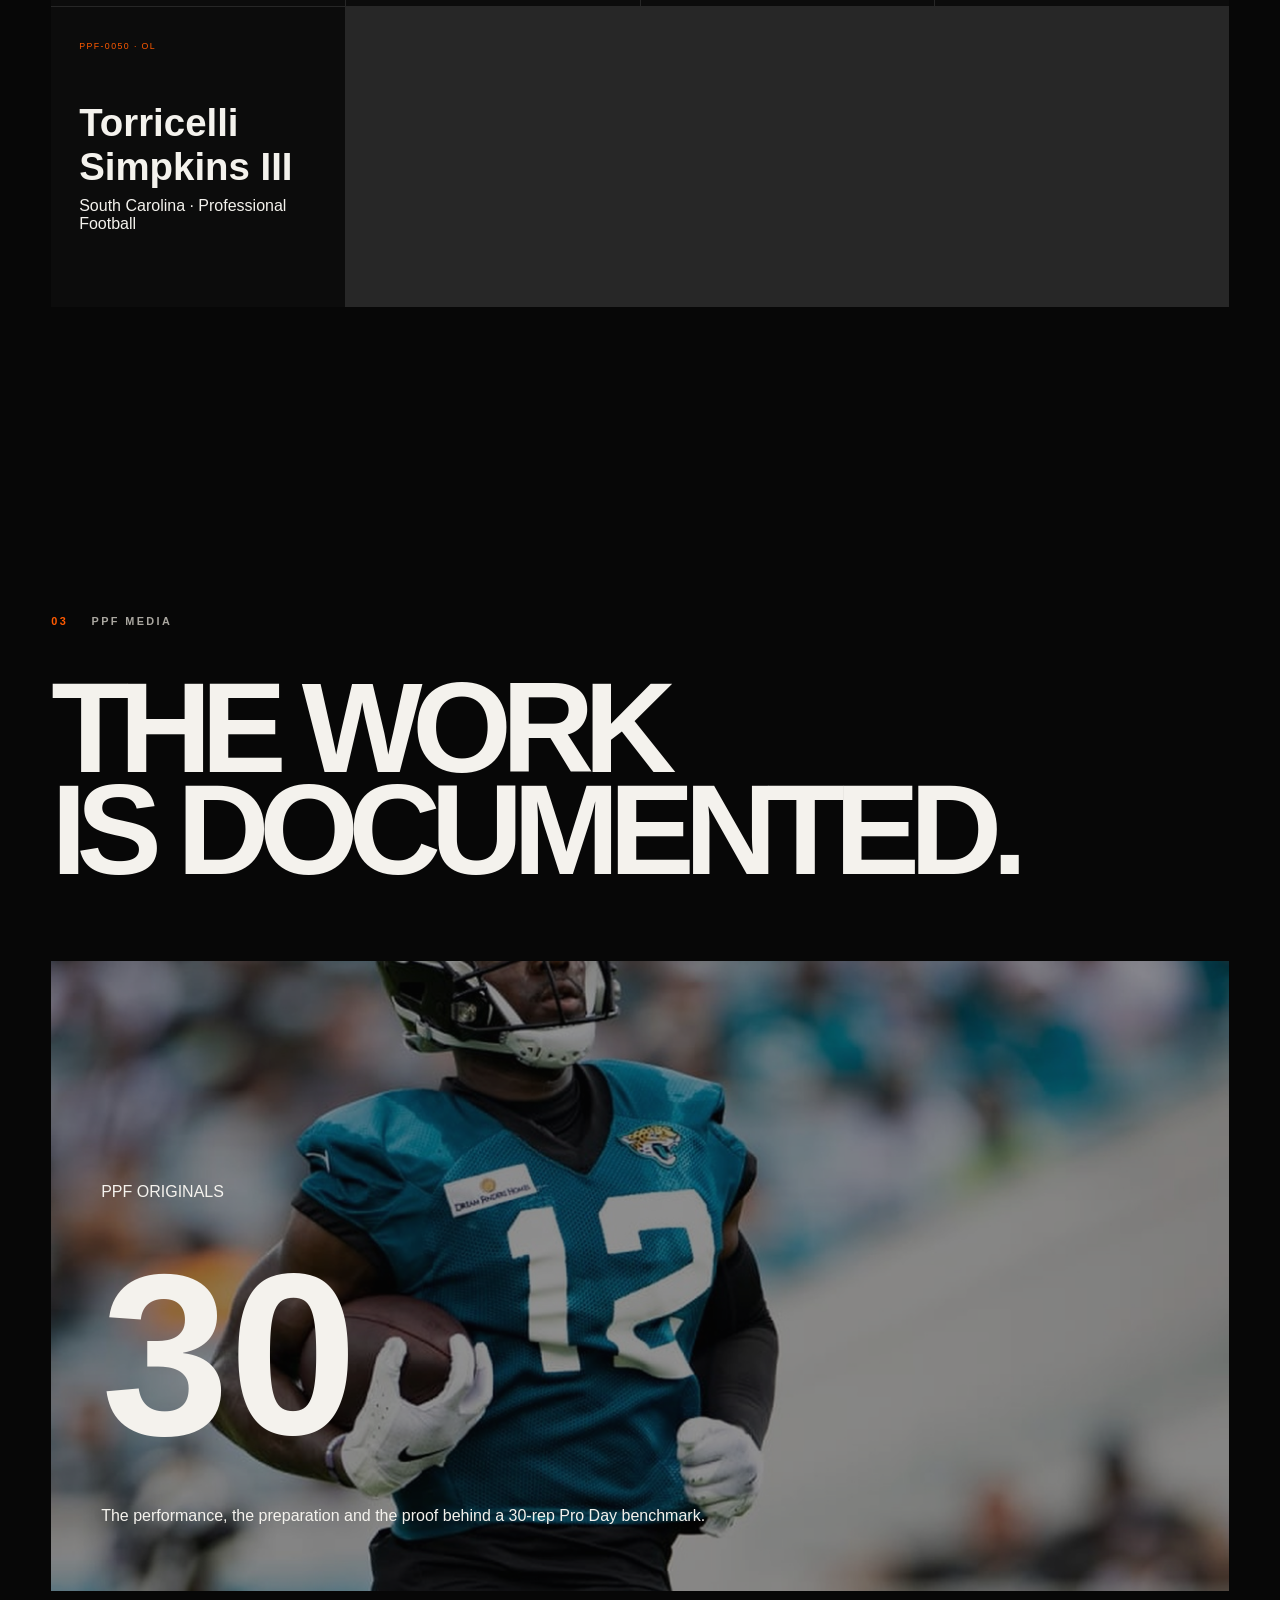
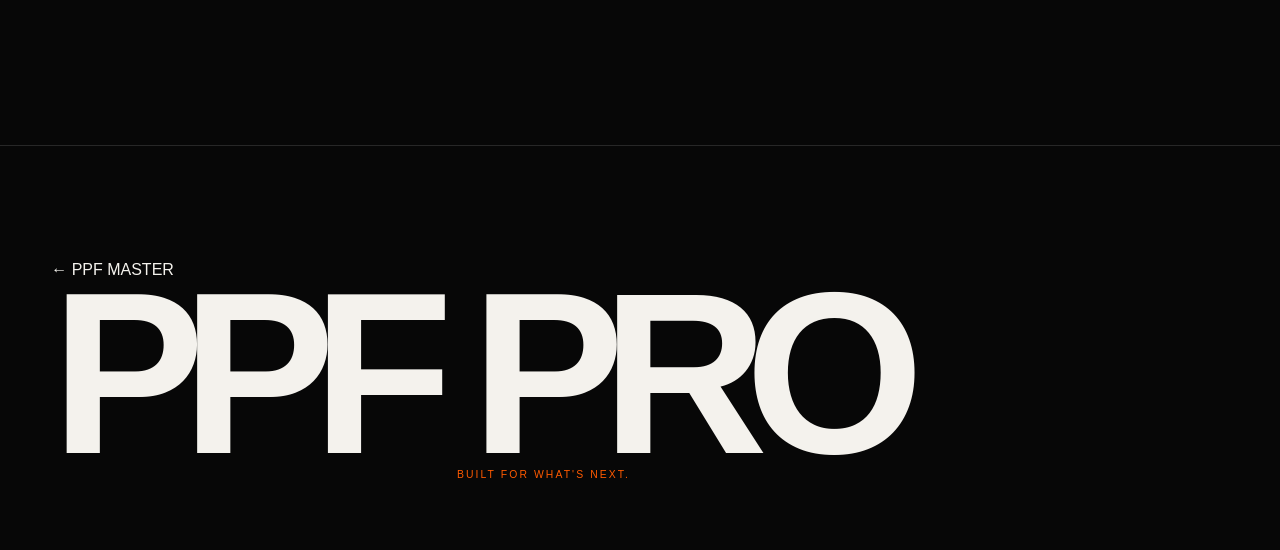
<file: master/pro/draft-2027.html>
<!doctype html><html lang="en"><head><meta charset="utf-8"><meta name="viewport" content="width=device-width,initial-scale=1"><meta name="theme-color" content="#070707"><title>PPF PRO | 2027 Draft Central</title><meta name="description" content="PPF PRO 2027 Draft Central: preparation, verified results, athletes, media and evaluation-season infrastructure from PPF Athletics."><link rel="stylesheet" href="../styles/tokens.css"><link rel="stylesheet" href="../styles/base.css"><link rel="stylesheet" href="../styles/motion.css"><link rel="stylesheet" href="../styles/platform.css"><link rel="stylesheet" href="../styles/experience.css"></head><body class="experience-page"><a class="skip" href="#main">Skip to content</a><header class="experience-header"><a href="../index.html" class="experience-brand"><strong>PPF</strong><span>PRO / DRAFT CENTRAL '27</span></a><nav><a href="#board">Board</a><a href="#verified">Verified</a><a href="#athletes">Athletes</a><a href="#media">Media</a></nav><a href="../index.html#path">Apply ↗</a></header><main id="main"><section class="experience-hero draft-hero"><div class="experience-grid" aria-hidden="true"></div><div class="experience-kicker">2027 NFL DRAFT · PPF PRO</div><h1>DRAFT<br><em>CENTRAL.</em></h1><p>Preparation under pressure. Testing with provenance. Athlete records built to withstand evaluation.</p><div class="draft-clock" id="draftClock" data-date="2027-04-27T20:00:00-04:00"><div><strong>---</strong><span>DAYS</span></div><div><strong>--</strong><span>HOURS</span></div><div><strong>--</strong><span>MIN</span></div><div><strong>--</strong><span>SEC</span></div></div></section><section class="broadcast-board" id="board"><div class="board-label">PPF PRO / EVALUATION SEASON</div><div class="board-row"><span>01</span><strong>40-YARD DASH</strong><b>ACCELERATION · MAX VELOCITY · TIMING</b></div><div class="board-row"><span>02</span><strong>JUMPS</strong><b>FORCE · POWER · TRANSFER</b></div><div class="board-row"><span>03</span><strong>POSITION WORK</strong><b>MOVEMENT · DETAIL · EXECUTION</b></div><div class="board-row"><span>04</span><strong>BODY COMPOSITION</strong><b>READINESS · PRESENTATION · TARGET</b></div><div class="board-row"><span>05</span><strong>INTERVIEW READY</strong><b>PROCESS · STORY · PROFESSIONALISM</b></div></section><section class="experience-section" id="verified"><div class="eyebrow"><span>01</span> PPF VERIFIED</div><h2>THE NUMBERS<br>GET A RECORD.</h2><div id="verifiedResults" class="result-grid" aria-live="polite"></div></section><section class="experience-section" id="athletes"><div class="eyebrow"><span>02</span> PPF ID</div><h2>THE ATHLETE<br>IS THE FILE.</h2><div id="athleteGrid" class="athlete-grid" aria-live="polite"></div></section><section class="experience-section media-zone" id="media"><div class="eyebrow"><span>03</span> PPF MEDIA</div><h2>THE WORK<br>IS DOCUMENTED.</h2><article class="media-feature"><video autoplay muted loop playsinline poster="../../Jalen.Camp.Texans.featured.latest.jpg"><source src="../../IMG_0371.MOV" type="video/quicktime"></video><div><span>PPF ORIGINALS</span><h3>30</h3><p>The performance, the preparation and the proof behind a 30-rep Pro Day benchmark.</p></div></article></section></main><footer class="experience-footer"><a href="../index.html">← PPF MASTER</a><strong>PPF PRO</strong><span>BUILT FOR WHAT'S NEXT.</span></footer><script src="../scripts/experience.js" defer></script></body></html>
</file>
<file: master/styles/tokens.css>
:root{--black:#070707;--ink:#0c0c0c;--panel:#111;--white:#f4f2ed;--muted:#aaa7a0;--line:rgba(255,255,255,.16);--orange:#ff5a00;--orange-hot:#ff6a00;--max:1680px;--gutter:clamp(20px,4vw,72px);--section:clamp(92px,12vw,220px);--display:clamp(4rem,11vw,12rem);--h2:clamp(3.2rem,8vw,9rem);--h3:clamp(2.2rem,5vw,5.8rem);--body:clamp(1rem,1.25vw,1.35rem);--ease-out:cubic-bezier(.16,1,.3,1);--ease-snap:cubic-bezier(.2,.8,.2,1);--shadow:0 24px 80px rgba(0,0,0,.35)}
</file>
<file: master/styles/base.css>
*{box-sizing:border-box}html{scroll-behavior:smooth;background:var(--black)}body{margin:0;background:var(--black);color:var(--white);font-family:Arial,Helvetica,sans-serif;overflow-x:hidden}a{color:inherit;text-decoration:none}.skip{position:fixed;z-index:9999;left:1rem;top:-5rem;background:var(--white);color:#000;padding:.8rem 1rem}.skip:focus{top:1rem}.scroll-meter{position:fixed;top:0;left:0;right:0;height:2px;z-index:1000;background:rgba(255,255,255,.08)}.scroll-meter span{display:block;height:100%;width:100%;background:var(--orange);transform:scaleX(0);transform-origin:left}.performance-grid{position:fixed;inset:0;width:100%;height:100%;pointer-events:none;opacity:.16;z-index:0}.site-header{position:fixed;z-index:900;left:0;right:0;top:0;height:88px;padding:0 var(--gutter);display:flex;align-items:center;justify-content:space-between;border-bottom:1px solid rgba(255,255,255,.1);background:linear-gradient(to bottom,rgba(7,7,7,.88),rgba(7,7,7,.35));backdrop-filter:blur(18px);transition:transform .5s var(--ease-out),background .4s}.site-header.is-hidden{transform:translateY(-100%)}.wordmark{display:flex;align-items:center;gap:14px}.wordmark strong{font-size:2rem;letter-spacing:-.08em}.wordmark span{font-size:.58rem;letter-spacing:.19em;color:var(--muted)}.desktop-nav{display:flex;gap:clamp(16px,2vw,34px);font-size:.72rem;text-transform:uppercase;letter-spacing:.12em}.desktop-nav a{position:relative}.desktop-nav a:after{content:"";position:absolute;left:0;right:100%;bottom:-8px;height:2px;background:var(--orange);transition:right .35s}.desktop-nav a:hover:after{right:0}.start-link{font-size:.72rem;font-weight:800;letter-spacing:.1em;text-transform:uppercase}.start-link span{color:var(--orange)}main,footer{position:relative;z-index:2}.section-pad{padding:var(--section) var(--gutter);max-width:var(--max);margin:auto}.hero{min-height:100svh;position:relative;padding:clamp(140px,18vh,210px) var(--gutter) 50px;display:flex;flex-direction:column;justify-content:space-between;overflow:hidden}.hero:before{content:"";position:absolute;width:55vw;height:55vw;right:-20vw;top:5vh;background:radial-gradient(circle,rgba(255,90,0,.18),transparent 65%);filter:blur(12px)}.hero-field{position:absolute;inset:0;opacity:.16;background:repeating-linear-gradient(90deg,transparent 0 calc(10% - 1px),rgba(255,255,255,.14) calc(10% - 1px) 10%)}.yard{position:absolute;bottom:14%;font-size:clamp(3rem,8vw,9rem);font-weight:900;color:transparent;-webkit-text-stroke:1px rgba(255,255,255,.2);transform:rotate(-90deg)}.yard-10{left:9%}.yard-20{left:29%}.yard-30{left:49%}.yard-40{left:69%}.hero-kicker,.eyebrow{font-size:.68rem;letter-spacing:.22em;font-weight:800;color:var(--muted);text-transform:uppercase}.eyebrow span{color:var(--orange);margin-right:18px}.hero-title{font-size:var(--display);line-height:.78;letter-spacing:-.075em;margin:4vh 0;font-weight:900;position:relative}.title-line{display:block;overflow:hidden}.title-line>span{display:block}.accent-line{color:var(--orange)}.hero-bottom{display:grid;grid-template-columns:minmax(240px,560px) 130px;justify-content:space-between;align-items:end;gap:30px}.hero-bottom p{font-size:var(--body);line-height:1.55;color:#d5d2cc;margin:0}.circle-cta{width:118px;height:118px;border:1px solid rgba(255,255,255,.45);border-radius:50%;display:flex;align-items:center;justify-content:center;position:relative;font-size:.62rem;letter-spacing:.14em;font-weight:800}.circle-cta i{position:absolute;right:18px;bottom:17px;color:var(--orange);font-style:normal}.hero-readout{position:absolute;right:var(--gutter);top:135px;display:grid;text-align:right;font-size:.55rem;letter-spacing:.18em;color:var(--muted)}.hero-readout strong{font-size:2rem;color:var(--white);letter-spacing:-.04em}.manifesto{min-height:90vh;display:flex;flex-direction:column;justify-content:center}.manifesto-copy{font-size:clamp(3rem,7vw,8rem);font-weight:800;letter-spacing:-.06em;line-height:.95;max-width:1300px;margin:70px 0}.manifesto-sub{max-width:700px;margin-left:auto;font-size:var(--body);line-height:1.6;color:var(--muted)}.proof{border-block:1px solid var(--line);overflow:hidden}.proof-track{display:grid;grid-template-columns:repeat(6,minmax(210px,1fr));min-width:1300px}.proof-stat{padding:48px 34px;border-right:1px solid var(--line)}.proof-stat strong{display:block;font-size:clamp(3.2rem,5vw,6.5rem);line-height:.9;letter-spacing:-.07em}.proof-stat span{display:block;margin-top:18px;font-size:.6rem;letter-spacing:.17em;color:var(--muted)}.section-title{font-size:var(--h2);line-height:.82;letter-spacing:-.075em;margin:50px 0 90px}.world-stack{border-top:1px solid var(--line)}.world-panel{min-height:34vh;border-bottom:1px solid var(--line);display:grid;grid-template-columns:1fr auto;align-items:center;padding:42px 0;position:relative;isolation:isolate;overflow:hidden}.world-panel:before{content:attr(data-index);position:absolute;right:3%;font-size:20vw;font-weight:900;letter-spacing:-.08em;color:rgba(255,255,255,.025);z-index:-1;transition:transform .8s var(--ease-out),color .5s}.world-panel:after{content:"";position:absolute;inset:0;background:var(--orange);transform:scaleY(0);transform-origin:bottom;z-index:-2;transition:transform .65s var(--ease-out)}.world-panel:hover:after{transform:scaleY(1)}.world-panel:hover:before{transform:translateX(-4vw);color:rgba(0,0,0,.08)}.world-panel span,.world-panel b{font-size:.62rem;letter-spacing:.18em}.world-panel h3{font-size:var(--h3);letter-spacing:-.065em;line-height:.9;margin:12px 0}.world-panel p{margin:0;color:var(--muted)}.world-panel:hover p{color:#1b1b1b}.world-panel b{writing-mode:vertical-rl;color:var(--muted)}.system{background:var(--white);color:var(--black);max-width:none}.system>*{max-width:calc(var(--max) - var(--gutter)*2);margin-left:auto;margin-right:auto}.system .eyebrow{color:#555}.system-head{display:grid;grid-template-columns:2fr 1fr;gap:60px;align-items:end}.system-head .section-title{margin-left:0}.system-head p{font-size:var(--body);line-height:1.6;padding-bottom:90px}.system-steps{list-style:none;padding:0;border-top:1px solid #bbb}.system-steps li{display:grid;grid-template-columns:70px 1fr 1fr;align-items:center;border-bottom:1px solid #bbb;padding:32px 0;gap:30px}.system-steps span{color:var(--orange);font-size:.65rem}.system-steps strong{font-size:clamp(2rem,4vw,4.6rem);letter-spacing:-.055em}.system-steps p{margin:0;max-width:430px;line-height:1.5;color:#555}.verified{min-height:100vh;position:relative;overflow:hidden}.verified-grid{display:grid;grid-template-columns:1.4fr .6fr;gap:8vw;align-items:center}.verified .section-title em{font-style:normal;color:var(--orange)}.verified-card{border:1px solid var(--line);padding:34px;background:rgba(255,255,255,.035);backdrop-filter:blur(12px);box-shadow:var(--shadow)}.verified-card>span{font-size:.6rem;letter-spacing:.18em;color:var(--orange)}.verified-card>strong{display:block;font-size:clamp(7rem,13vw,14rem);line-height:.9;letter-spacing:-.09em;margin-top:30px}.verified-card>small{letter-spacing:.2em}.verified-card dl{margin-top:50px}.verified-card dl div{display:flex;justify-content:space-between;border-top:1px solid var(--line);padding:14px 0;font-size:.65rem;letter-spacing:.12em}.verified-card dd{margin:0}.verified-orbit{position:absolute;width:55vw;height:55vw;border:1px solid rgba(255,90,0,.25);border-radius:50%;left:-25vw;top:20%;display:grid;place-items:center}.verified-orbit:after{content:"";position:absolute;inset:12%;border:1px solid rgba(255,255,255,.08);border-radius:50%}.verified-orbit span{font-size:20vw;font-weight:900;color:rgba(255,255,255,.025)}.human{background:var(--orange);color:#090909;max-width:none}.human>*{max-width:calc(var(--max) - var(--gutter)*2);margin-left:auto;margin-right:auto}.human-line{font-size:.65rem;letter-spacing:.2em;border-bottom:1px solid rgba(0,0,0,.3);padding-bottom:24px}.human-grid{display:grid;grid-template-columns:1.5fr .5fr;gap:8vw;align-items:end;padding-top:80px}.human-statement{font-size:clamp(4rem,9vw,10rem);line-height:.82;font-weight:900;letter-spacing:-.075em}.human-statement span{color:var(--white)}.human-grid p{font-size:var(--body);line-height:1.6}.path-grid{display:grid;grid-template-columns:1fr 1fr;border-top:1px solid var(--line)}.path-grid a{padding:34px 4px;border-bottom:1px solid var(--line);font-size:clamp(1.25rem,2.2vw,2.6rem);font-weight:800;letter-spacing:-.03em;display:flex;justify-content:space-between}.path-grid a:nth-child(odd){border-right:1px solid var(--line);padding-right:28px}.path-grid a:nth-child(even){padding-left:28px}.path-grid span{color:var(--orange);transition:transform .35s}.path-grid a:hover span{transform:translate(8px,-8px)}footer{min-height:50vh;padding:80px var(--gutter);border-top:1px solid var(--line);display:grid;align-content:end;grid-template-columns:1fr 1fr;gap:20px}footer strong{font-size:clamp(8rem,24vw,28rem);line-height:.65;letter-spacing:-.1em;grid-column:1/-1}footer p,footer span{font-size:.65rem;letter-spacing:.2em;color:var(--muted)}footer span{text-align:right;color:var(--orange)}@media(max-width:900px){.desktop-nav{display:none}.wordmark span{display:none}.site-header{height:70px}.hero{padding-top:130px}.hero-bottom{grid-template-columns:1fr}.circle-cta{width:92px;height:92px}.hero-readout{display:none}.proof{overflow-x:auto}.system-head,.verified-grid,.human-grid{grid-template-columns:1fr}.system-head p{padding-bottom:40px}.system-steps li{grid-template-columns:40px 1fr}.system-steps p{grid-column:2}.world-panel{grid-template-columns:1fr}.world-panel b{display:none}.path-grid{grid-template-columns:1fr}.path-grid a:nth-child(n){border-right:0;padding-left:0;padding-right:0}footer{grid-template-columns:1fr}footer span{text-align:left}}
</file>
<file: master/styles/motion.css>
.reveal{opacity:0;transform:translateY(34px);transition:opacity .9s var(--ease-out),transform .9s var(--ease-out)}.reveal.is-visible{opacity:1;transform:none}.title-line>span{transform:translateY(115%);animation:titleIn 1.25s var(--ease-out) forwards}.title-line:nth-child(2)>span{animation-delay:.12s}@keyframes titleIn{to{transform:none}}.split-reveal{background:linear-gradient(90deg,var(--white) 0 50%,rgba(244,242,237,.2) 50% 100%);background-size:200% 100%;background-position:100% 0;background-clip:text;-webkit-background-clip:text;color:transparent;transition:background-position 1.4s var(--ease-out)}.split-reveal.is-visible{background-position:0 0}.system .split-reveal,.human .split-reveal{background-image:linear-gradient(90deg,currentColor 0 50%,rgba(0,0,0,.18) 50% 100%)}.verified-orbit{animation:orbitFloat 10s ease-in-out infinite alternate}@keyframes orbitFloat{to{transform:translate3d(5vw,-3vh,0) rotate(8deg)}}.proof-stat:nth-child(2){transition-delay:.06s}.proof-stat:nth-child(3){transition-delay:.12s}.proof-stat:nth-child(4){transition-delay:.18s}.proof-stat:nth-child(5){transition-delay:.24s}.proof-stat:nth-child(6){transition-delay:.3s}.system-steps li:nth-child(2){transition-delay:.05s}.system-steps li:nth-child(3){transition-delay:.1s}.system-steps li:nth-child(4){transition-delay:.15s}.system-steps li:nth-child(5){transition-delay:.2s}@media(prefers-reduced-motion:reduce){html{scroll-behavior:auto}.reveal,.split-reveal,.title-line>span{opacity:1!important;transform:none!important;transition:none!important;animation:none!important}.split-reveal{background:none!important;color:inherit!important}.verified-orbit{animation:none!important}.world-panel:before,.world-panel:after,.path-grid span{transition:none!important}}
</file>
<file: master/styles/platform.css>
.ppf-now{position:fixed;left:0;right:0;top:88px;z-index:850;height:36px;background:var(--orange);color:#070707;display:grid;grid-template-columns:auto 1fr;align-items:center;font-size:.62rem;font-weight:900;letter-spacing:.12em;overflow:hidden}.ppf-now__label{height:100%;display:grid;place-items:center;padding:0 18px;background:#070707;color:var(--white)}.ppf-now__track{white-space:nowrap;overflow:hidden}.ppf-now__inner{display:inline-flex;gap:42px;min-width:max-content;animation:ppfTicker 28s linear infinite}.ppf-now__inner span:before{content:'●';margin-right:10px;font-size:.55em}.menu-trigger{display:inline-flex;align-items:center;gap:10px;border:0;background:none;color:var(--white);font:inherit;cursor:pointer;text-transform:uppercase;font-size:.7rem;font-weight:900;letter-spacing:.12em}.menu-trigger i,.menu-trigger i:before{display:block;width:20px;height:1px;background:currentColor;content:'';transition:.35s var(--ease-out)}.menu-trigger i:before{transform:translateY(6px)}.menu-trigger[aria-expanded=true] i{transform:rotate(45deg)}.menu-trigger[aria-expanded=true] i:before{transform:rotate(-90deg)}.site-header .control-toggle{display:none}.control-room{position:fixed;z-index:880;inset:0;background:#090909;visibility:hidden;opacity:0;transform:translateY(-18px);transition:opacity .45s var(--ease-out),transform .55s var(--ease-out),visibility .55s}.control-room.is-open{visibility:visible;opacity:1;transform:none}.control-room__top{height:88px;padding:0 var(--gutter);display:flex;align-items:center;justify-content:space-between;border-bottom:1px solid var(--line)}.control-room__top strong{font-size:2rem;letter-spacing:-.08em}.control-room__body{height:calc(100svh - 88px);display:grid;grid-template-columns:minmax(270px,.7fr) 1.3fr}.control-room__channels{padding:clamp(30px,5vw,80px) var(--gutter);border-right:1px solid var(--line);overflow:auto}.channel{display:flex;align-items:baseline;gap:18px;padding:17px 0;border-bottom:1px solid rgba(255,255,255,.1);cursor:pointer;color:#777;transition:color .25s}.channel span{font-size:.55rem;color:var(--orange)}.channel strong{font-size:clamp(2.2rem,4vw,5rem);letter-spacing:-.065em;line-height:.9}.channel.is-active,.channel:hover{color:var(--white)}.control-room__stage{position:relative;padding:clamp(36px,6vw,100px);overflow:hidden;display:grid;align-content:center}.control-room__stage:after{content:attr(data-code);position:absolute;right:-3%;bottom:-7%;font-size:28vw;font-weight:900;letter-spacing:-.1em;color:rgba(255,255,255,.025);pointer-events:none}.channel-stage__kicker{font-size:.62rem;color:var(--orange);font-weight:900;letter-spacing:.2em}.channel-stage__title{font-size:clamp(4rem,8vw,10rem);letter-spacing:-.08em;line-height:.78;margin:24px 0 35px;max-width:1000px}.channel-stage__desc{font-size:clamp(1rem,1.35vw,1.4rem);line-height:1.55;max-width:650px;color:var(--muted)}.channel-stage__routes{display:flex;flex-wrap:wrap;gap:10px;margin-top:38px}.channel-stage__routes a{border:1px solid var(--line);padding:12px 15px;font-size:.62rem;letter-spacing:.12em;font-weight:900;text-transform:uppercase;transition:.25s}.channel-stage__routes a:hover{background:var(--orange);border-color:var(--orange);color:#080808}.channel-stage__proof{position:absolute;right:var(--gutter);top:50%;transform:translateY(-50%);border-left:1px solid var(--line);padding-left:25px;display:grid;gap:4px}.channel-stage__proof strong{font-size:clamp(3rem,6vw,7rem);letter-spacing:-.08em}.channel-stage__proof span{font-size:.55rem;color:var(--muted);letter-spacing:.18em}.broadcast-divider{padding:18px var(--gutter);background:#0c0c0c;border-block:1px solid var(--line);display:flex;justify-content:space-between;gap:30px;font-size:.6rem;letter-spacing:.18em;font-weight:900;text-transform:uppercase}.broadcast-divider span:last-child{color:var(--orange)}body.menu-open{overflow:hidden}.site-header.platform-ready{top:0}.hero.platform-offset{padding-top:clamp(176px,22vh,240px)}.master-video{position:absolute;inset:0;z-index:-2}.master-video video{width:100%;height:100%;object-fit:cover;filter:saturate(.72) contrast(1.08);opacity:.42}.master-video:after{content:'';position:absolute;inset:0;background:linear-gradient(90deg,rgba(7,7,7,.86),rgba(7,7,7,.38) 55%,rgba(7,7,7,.76)),linear-gradient(0deg,#070707 0,transparent 38%)}.master-media{min-height:92vh;position:relative;display:grid;align-items:end;overflow:hidden;background:#050505}.master-media>video{position:absolute;inset:0;width:100%;height:100%;object-fit:cover;opacity:.5}.master-media:after{content:'';position:absolute;inset:0;background:linear-gradient(0deg,rgba(0,0,0,.95),transparent 65%)}.master-media-copy{position:relative;z-index:2;padding:clamp(40px,7vw,110px) var(--gutter);max-width:var(--max);width:100%;margin:auto}.master-media-copy>span{font-size:.6rem;letter-spacing:.18em;color:var(--orange)}.master-media-copy h2{font-size:clamp(10rem,30vw,34rem);letter-spacing:-.12em;line-height:.58;margin:70px 0 50px}.master-media-copy p{font-size:clamp(1rem,1.5vw,1.45rem);line-height:1.55;max-width:700px}.master-media-copy a,.integrated-link{display:inline-block;margin-top:24px;font-size:.66rem;letter-spacing:.15em;font-weight:900}.integrated-link{color:#090909;border-bottom:2px solid #090909;padding-bottom:6px}@keyframes ppfTicker{to{transform:translateX(-50%)}}@media(max-width:900px){.ppf-now{top:70px;height:32px}.site-header .start-link{display:none}.menu-trigger{display:inline-flex}.hero.platform-offset{padding-top:150px}.control-room__top{height:70px}.control-room__body{height:calc(100svh - 70px);grid-template-columns:1fr}.control-room__channels{display:none}.control-room__stage{padding:90px var(--gutter) 40px}.channel-stage__proof{position:static;transform:none;border-left:0;border-top:1px solid var(--line);padding:20px 0 0;margin-top:30px}.channel-stage__routes{max-width:520px}.master-media{min-height:78vh}}@media(prefers-reduced-motion:reduce){.ppf-now__inner{animation:none}.control-room,.menu-trigger i,.menu-trigger i:before{transition:none}}
</file>
<file: master/styles/experience.css>
body.experience-page{background:#070707;color:#f4f2ed}.experience-header{position:fixed;z-index:1000;top:0;left:0;right:0;height:76px;padding:0 var(--gutter);display:grid;grid-template-columns:1fr auto 1fr;align-items:center;border-bottom:1px solid rgba(255,255,255,.13);background:rgba(7,7,7,.82);backdrop-filter:blur(18px)}.experience-brand{display:flex;align-items:center;gap:14px}.experience-brand strong{font-size:1.8rem}.experience-brand span,.experience-header nav a,.experience-header>a:last-child{font-size:.6rem;letter-spacing:.16em;text-transform:uppercase}.experience-header nav{display:flex;gap:26px}.experience-header>a:last-child{text-align:right;color:var(--orange);font-weight:800}.experience-hero{min-height:100svh;padding:150px var(--gutter) 70px;position:relative;display:flex;flex-direction:column;justify-content:flex-end;overflow:hidden}.experience-kicker{position:absolute;top:130px;left:var(--gutter);font-size:.64rem;letter-spacing:.2em;color:var(--muted)}.experience-hero h1{font-size:clamp(5rem,15vw,16rem);letter-spacing:-.09em;line-height:.72;margin:0;position:relative;z-index:2}.experience-hero h1 em{color:var(--orange);font-style:normal}.experience-hero>p{max-width:760px;font-size:clamp(1.05rem,1.6vw,1.5rem);line-height:1.55;margin:50px 0 0;position:relative;z-index:2}.experience-grid{position:absolute;inset:0;background:linear-gradient(rgba(255,255,255,.06) 1px,transparent 1px),linear-gradient(90deg,rgba(255,255,255,.06) 1px,transparent 1px);background-size:7vw 7vw}.draft-clock{display:grid;grid-template-columns:repeat(4,minmax(80px,170px));gap:1px;margin-top:54px;position:relative;z-index:2}.draft-clock div{border:1px solid rgba(255,255,255,.16);padding:18px 20px}.draft-clock strong{display:block;font-size:clamp(2.2rem,5vw,4.7rem)}.draft-clock span{font-size:.55rem;letter-spacing:.18em;color:var(--muted)}.broadcast-board{border-block:1px solid rgba(255,255,255,.14)}.board-label{padding:16px var(--gutter);font-size:.58rem;letter-spacing:.2em;color:var(--orange)}.board-row{display:grid;grid-template-columns:60px 1fr 1fr;align-items:center;padding:26px var(--gutter);border-top:1px solid rgba(255,255,255,.1)}.board-row span{color:var(--orange);font-size:.6rem}.board-row strong{font-size:clamp(1.5rem,3vw,3.6rem)}.board-row b{text-align:right;font-size:.58rem;letter-spacing:.14em;color:var(--muted)}.experience-section{padding:clamp(100px,12vw,200px) var(--gutter);max-width:var(--max);margin:auto}.experience-section h2{font-size:clamp(4rem,10vw,11rem);line-height:.8;letter-spacing:-.08em;margin:50px 0 80px}.result-grid,.athlete-grid{display:grid;grid-template-columns:repeat(4,1fr);gap:1px;background:rgba(255,255,255,.13)}.result-card,.athlete-card{background:#0c0c0c;padding:28px;min-height:300px}.result-card small,.athlete-card small{font-size:.55rem;letter-spacing:.16em;color:var(--orange)}.result-card strong{display:block;font-size:clamp(4rem,7vw,8rem);margin:50px 0 10px}.athlete-card h3{font-size:clamp(2rem,3vw,4rem);margin:48px 0 8px}.media-feature{position:relative;min-height:70vh;display:grid;align-items:end;overflow:hidden}.media-feature video{position:absolute;inset:0;width:100%;height:100%;object-fit:cover;opacity:.55}.media-feature div{position:relative;z-index:2;padding:50px}.media-feature h3{font-size:clamp(7rem,18vw,20rem);margin:20px 0}.integrated-page{--orange:#f36a16}.integrated-hero{background:#f36a16;color:#090909}.integrated-hero h1 em{color:#f4f2ed}.integrated-manifesto{padding:clamp(100px,12vw,200px) var(--gutter);background:#f4f2ed;color:#090909}.integrated-manifesto h2{font-size:clamp(4rem,11vw,12rem);line-height:.8;letter-spacing:-.085em}.integrated-manifesto h2 span{color:#f36a16}.day-rail{display:grid;grid-template-columns:repeat(5,1fr)}.day-rail article{padding:34px 22px;border:1px solid rgba(255,255,255,.16)}.development-grid{display:grid;grid-template-columns:repeat(3,1fr);gap:1px;background:#bbb}.development-grid article{background:#f4f2ed;padding:50px 30px}.family-grid{display:grid;grid-template-columns:1fr 1fr}.family-grid a{padding:32px;border:1px solid rgba(255,255,255,.16);display:flex;justify-content:space-between}.experience-footer{min-height:45vh;padding:70px var(--gutter);display:grid;align-content:end;border-top:1px solid rgba(255,255,255,.13)}.experience-footer strong{font-size:clamp(5rem,18vw,20rem)}@media(max-width:900px){.experience-header nav{display:none}.result-grid,.athlete-grid{grid-template-columns:1fr 1fr}.day-rail{grid-template-columns:1fr}.development-grid{grid-template-columns:1fr 1fr}.family-grid{grid-template-columns:1fr}}@media(max-width:560px){.result-grid,.athlete-grid,.development-grid{grid-template-columns:1fr}}
</file>
